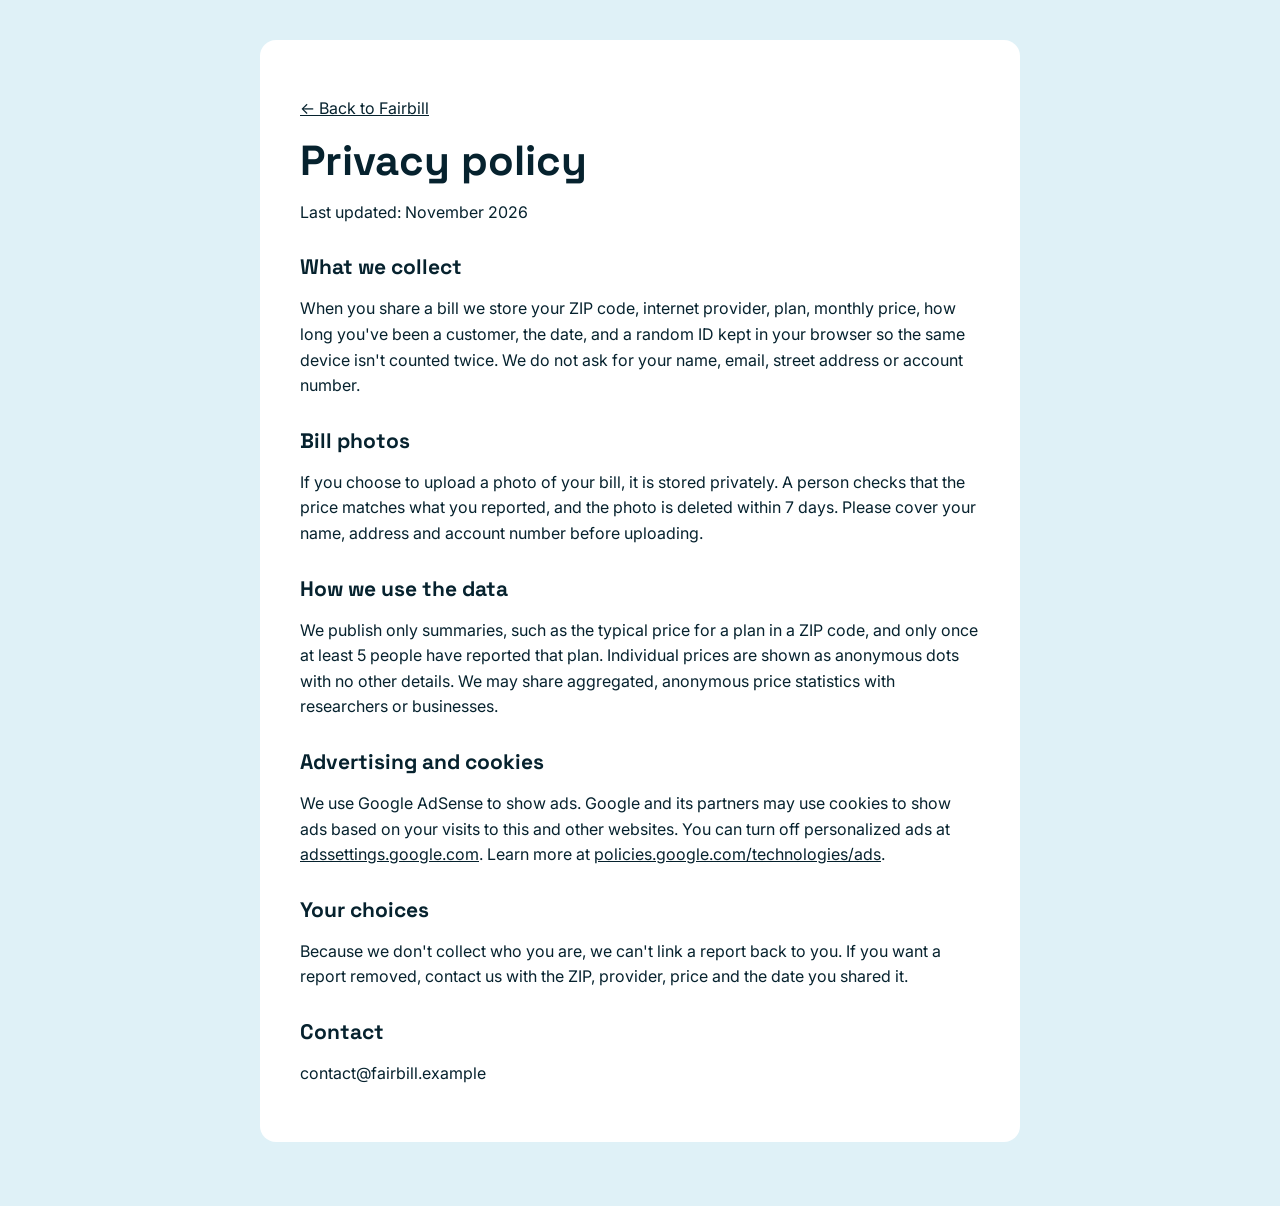
<file: public/privacy.html>
<!DOCTYPE html>
<html lang="en">
<head>
<meta charset="utf-8">
<meta name="viewport" content="width=device-width, initial-scale=1">
<title>Fairbill privacy policy</title>
<link rel="canonical" href="https://hugomunozp.github.io/fairbill/privacy.html">
<link rel="icon" href="favicon.svg" type="image/svg+xml">
<link href="https://fonts.googleapis.com/css2?family=Space+Grotesk:wght@700&family=Inter:wght@400;600&display=swap" rel="stylesheet">
<style>
:root{color-scheme:light dark;--bg:light-dark(#dff1f7,#06222e);--ink:light-dark(#06222e,#dff1f7);--card:light-dark(#fff,#0b3445)}
body{margin:0;background:var(--bg);color:var(--ink);font:16px/1.6 Inter,system-ui,sans-serif}
main{max-width:760px;margin:0 auto;padding:40px 16px 64px}
.card{background:var(--card);border-radius:16px;padding:clamp(20px,4vw,40px)}
h1{font:700 clamp(30px,5vw,42px)/1.1 "Space Grotesk",sans-serif;margin:0 0 8px}
h2{font:700 21px "Space Grotesk",sans-serif;margin:28px 0 6px}
a{color:inherit}
</style>
</head>
<body>
<main><div class="card">
<p><a href="index.html">← Back to Fairbill</a></p>
<h1>Privacy policy</h1>
<p>Last updated: November 2026</p>

<h2>What we collect</h2>
<p>When you share a bill we store your ZIP code, internet provider, plan, monthly price, how long you've been a customer, the date, and a random ID kept in your browser so the same device isn't counted twice. We do not ask for your name, email, street address or account number.</p>

<h2>Bill photos</h2>
<p>If you choose to upload a photo of your bill, it is stored privately. A person checks that the price matches what you reported, and the photo is deleted within 7 days. Please cover your name, address and account number before uploading.</p>

<h2>How we use the data</h2>
<p>We publish only summaries, such as the typical price for a plan in a ZIP code, and only once at least 5 people have reported that plan. Individual prices are shown as anonymous dots with no other details. We may share aggregated, anonymous price statistics with researchers or businesses.</p>

<h2>Advertising and cookies</h2>
<p>We use Google AdSense to show ads. Google and its partners may use cookies to show ads based on your visits to this and other websites. You can turn off personalized ads at <a href="https://adssettings.google.com">adssettings.google.com</a>. Learn more at <a href="https://policies.google.com/technologies/ads">policies.google.com/technologies/ads</a>.</p>

<h2>Your choices</h2>
<p>Because we don't collect who you are, we can't link a report back to you. If you want a report removed, contact us with the ZIP, provider, price and the date you shared it.</p>

<h2>Contact</h2>
<p>contact@fairbill.example</p>
</div></main>
</body>
</html>
</file>
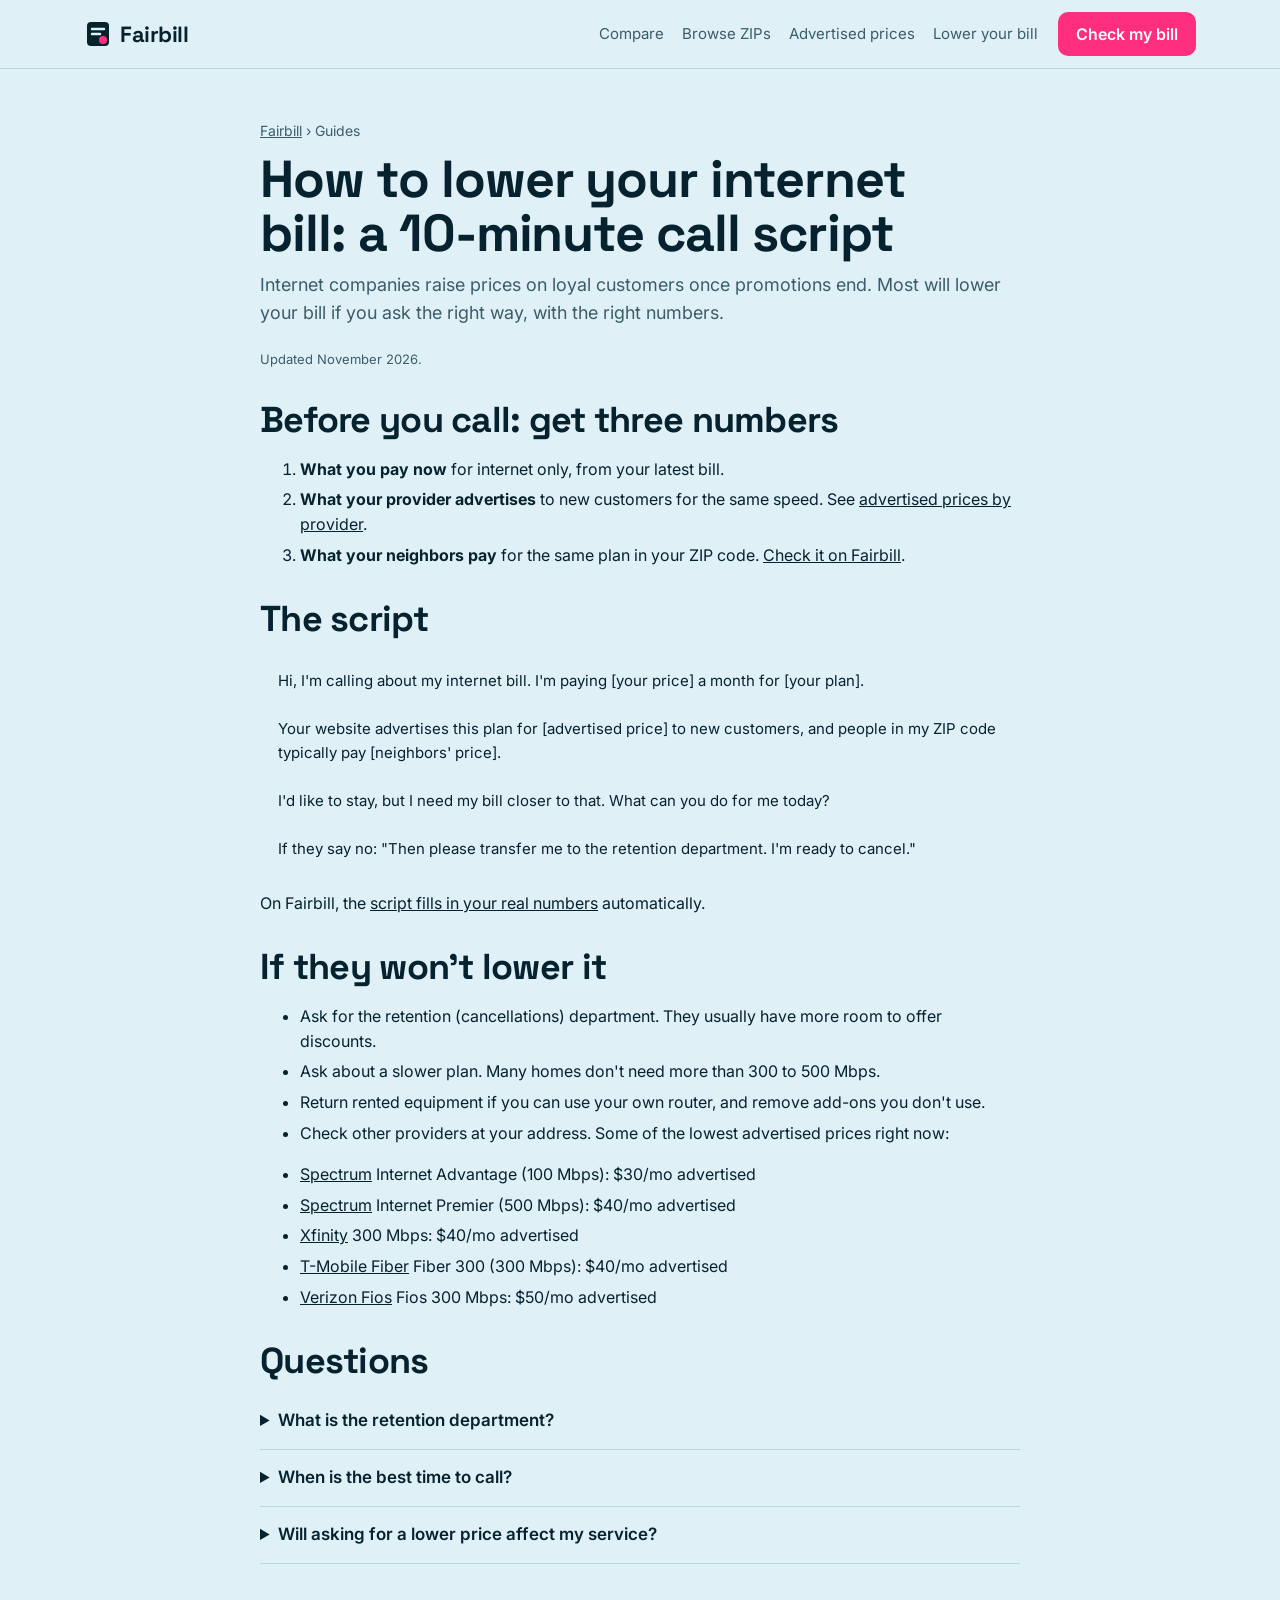
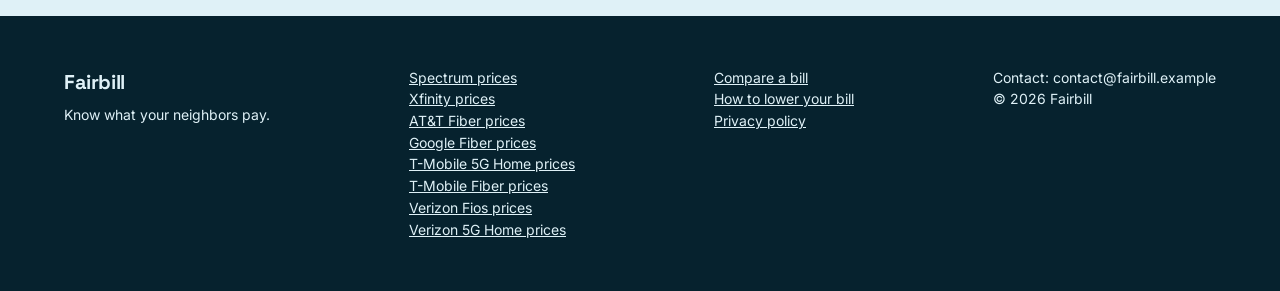
<file: public/guides/lower-your-internet-bill.html>
<!DOCTYPE html>
<html lang="en">
<head>
<meta charset="utf-8">
<meta name="viewport" content="width=device-width, initial-scale=1">
<title>How to lower your internet bill in 2026: a 10-minute call script</title>
<meta name="description" content="A step-by-step script to lower your home internet bill: what to check first, what to say, when to ask for the retention department and when to switch.">
<link rel="canonical" href="https://hugomunozp.github.io/fairbill/guides/lower-your-internet-bill.html">
<meta property="og:type" content="article">
<meta property="og:url" content="https://hugomunozp.github.io/fairbill/guides/lower-your-internet-bill.html">
<meta property="og:title" content="How to lower your internet bill in 2026: a 10-minute call script">
<meta property="og:description" content="A step-by-step script to lower your home internet bill: what to check first, what to say, when to ask for the retention department and when to switch.">
<meta property="og:image" content="https://hugomunozp.github.io/fairbill/og.png">
<meta name="twitter:card" content="summary_large_image">
<link rel="icon" href="../favicon.svg" type="image/svg+xml">
<link rel="preconnect" href="https://fonts.googleapis.com">
<link href="https://fonts.googleapis.com/css2?family=Space+Grotesk:wght@500;700&family=Inter:wght@400;500;600&display=swap" rel="stylesheet">
<link rel="stylesheet" href="../style.css">
<script type="application/ld+json">{"@context": "https://schema.org", "@graph": [{"@type": "Organization", "@id": "https://hugomunozp.github.io/fairbill/#org", "name": "Fairbill", "url": "https://hugomunozp.github.io/fairbill/", "logo": "https://hugomunozp.github.io/fairbill/favicon.svg", "email": "contact@fairbill.example"}, {"@type": "Article", "headline": "How to lower your internet bill in 2026: a 10-minute call script", "description": "A step-by-step script to lower your home internet bill: what to check first, what to say, when to ask for the retention department and when to switch.", "dateModified": "2026-11-19", "author": {"@id": "https://hugomunozp.github.io/fairbill/#org"}, "publisher": {"@id": "https://hugomunozp.github.io/fairbill/#org"}, "mainEntityOfPage": "https://hugomunozp.github.io/fairbill/guides/lower-your-internet-bill.html"}, {"@type": "FAQPage", "mainEntity": [{"@type": "Question", "name": "What is the retention department?", "acceptedAnswer": {"@type": "Answer", "text": "It's the team that handles customers who want to cancel. They usually have more discounts available than the first agent you reach."}}, {"@type": "Question", "name": "When is the best time to call?", "acceptedAnswer": {"@type": "Answer", "text": "A few weeks before your promotional price ends, or right after a price increase shows up on your bill."}}, {"@type": "Question", "name": "Will asking for a lower price affect my service?", "acceptedAnswer": {"@type": "Answer", "text": "No. Asking about prices and discounts doesn't change your service unless you agree to a new plan."}}]}]}</script>
</head>
<body>
<nav><div class="wrap">
  <a class="logo" href="../index.html"><svg width="28" height="28" viewBox="0 0 28 28" aria-hidden="true"><rect x="3" y="2" width="22" height="24" rx="4" fill="currentColor"/><path d="M8 9h12M8 14h8" stroke="var(--bg)" stroke-width="2.4" stroke-linecap="round"/><circle cx="19" cy="20" r="4" fill="#ff2e7e"/></svg>Fairbill</a>
  <div class="links"><a href="../index.html#compare">Compare</a><a href="../index.html#browse">Browse ZIPs</a><a href="../index.html#prices">Advertised prices</a><a href="../guides/lower-your-internet-bill.html">Lower your bill</a></div>
  <a class="btn pink" href="../index.html#compare">Check my bill</a>
</div></nav>
<main class="band"><div class="wrap prose">
  <p class="crumbs"><a href="../index.html">Fairbill</a> › Guides</p>
  <h1>How to lower your internet bill: a 10-minute call script</h1>
  <p class="lede">Internet companies raise prices on loyal customers once promotions end. Most will lower your bill if you ask the right way, with the right numbers.</p>
  <p class="updated">Updated November 2026.</p>
  <h2>Before you call: get three numbers</h2>
  <ol>
    <li><b>What you pay now</b> for internet only, from your latest bill.</li>
    <li><b>What your provider advertises</b> to new customers for the same speed. See <a href="../index.html#prices">advertised prices by provider</a>.</li>
    <li><b>What your neighbors pay</b> for the same plan in your ZIP code. <a href="../index.html#compare">Check it on Fairbill</a>.</li>
  </ol>
  <h2>The script</h2>
  <pre>Hi, I'm calling about my internet bill. I'm paying [your price] a month for [your plan].

Your website advertises this plan for [advertised price] to new customers, and people in my ZIP code typically pay [neighbors' price].

I'd like to stay, but I need my bill closer to that. What can you do for me today?

If they say no: "Then please transfer me to the retention department. I'm ready to cancel."</pre>
  <p>On Fairbill, the <a href="../index.html#script">script fills in your real numbers</a> automatically.</p>
  <h2>If they won't lower it</h2>
  <ul>
    <li>Ask for the retention (cancellations) department. They usually have more room to offer discounts.</li>
    <li>Ask about a slower plan. Many homes don't need more than 300 to 500 Mbps.</li>
    <li>Return rented equipment if you can use your own router, and remove add-ons you don't use.</li>
    <li>Check other providers at your address. Some of the lowest advertised prices right now:</li>
  </ul>
  <ul><li><a href="../providers/spectrum.html">Spectrum</a> Internet Advantage (100 Mbps): $30/mo advertised</li><li><a href="../providers/spectrum.html">Spectrum</a> Internet Premier (500 Mbps): $40/mo advertised</li><li><a href="../providers/xfinity.html">Xfinity</a> 300 Mbps: $40/mo advertised</li><li><a href="../providers/t-mobile-fiber.html">T-Mobile Fiber</a> Fiber 300 (300 Mbps): $40/mo advertised</li><li><a href="../providers/verizon-fios.html">Verizon Fios</a> Fios 300 Mbps: $50/mo advertised</li></ul>
  <h2>Questions</h2>
  <details><summary>What is the retention department?</summary><p>It&#x27;s the team that handles customers who want to cancel. They usually have more discounts available than the first agent you reach.</p></details><details><summary>When is the best time to call?</summary><p>A few weeks before your promotional price ends, or right after a price increase shows up on your bill.</p></details><details><summary>Will asking for a lower price affect my service?</summary><p>No. Asking about prices and discounts doesn&#x27;t change your service unless you agree to a new plan.</p></details>
</div></main>
<footer class="band"><div class="wrap">
  <div><b class="logo" style="font-size:20px">Fairbill</b><p style="margin-top:6px">Know what your neighbors pay.</p></div>
  <div><a href="../providers/spectrum.html">Spectrum prices</a><br><a href="../providers/xfinity.html">Xfinity prices</a><br><a href="../providers/att-fiber.html">AT&amp;T Fiber prices</a><br><a href="../providers/google-fiber.html">Google Fiber prices</a><br><a href="../providers/t-mobile-5g-home.html">T-Mobile 5G Home prices</a><br><a href="../providers/t-mobile-fiber.html">T-Mobile Fiber prices</a><br><a href="../providers/verizon-fios.html">Verizon Fios prices</a><br><a href="../providers/verizon-5g-home.html">Verizon 5G Home prices</a></div>
  <div><a href="../index.html#compare">Compare a bill</a><br><a href="../guides/lower-your-internet-bill.html">How to lower your bill</a><br><a href="../privacy.html">Privacy policy</a></div>
  <div>Contact: contact@fairbill.example<br>© 2026 Fairbill</div>
</div></footer>
</body>
</html>
</file>
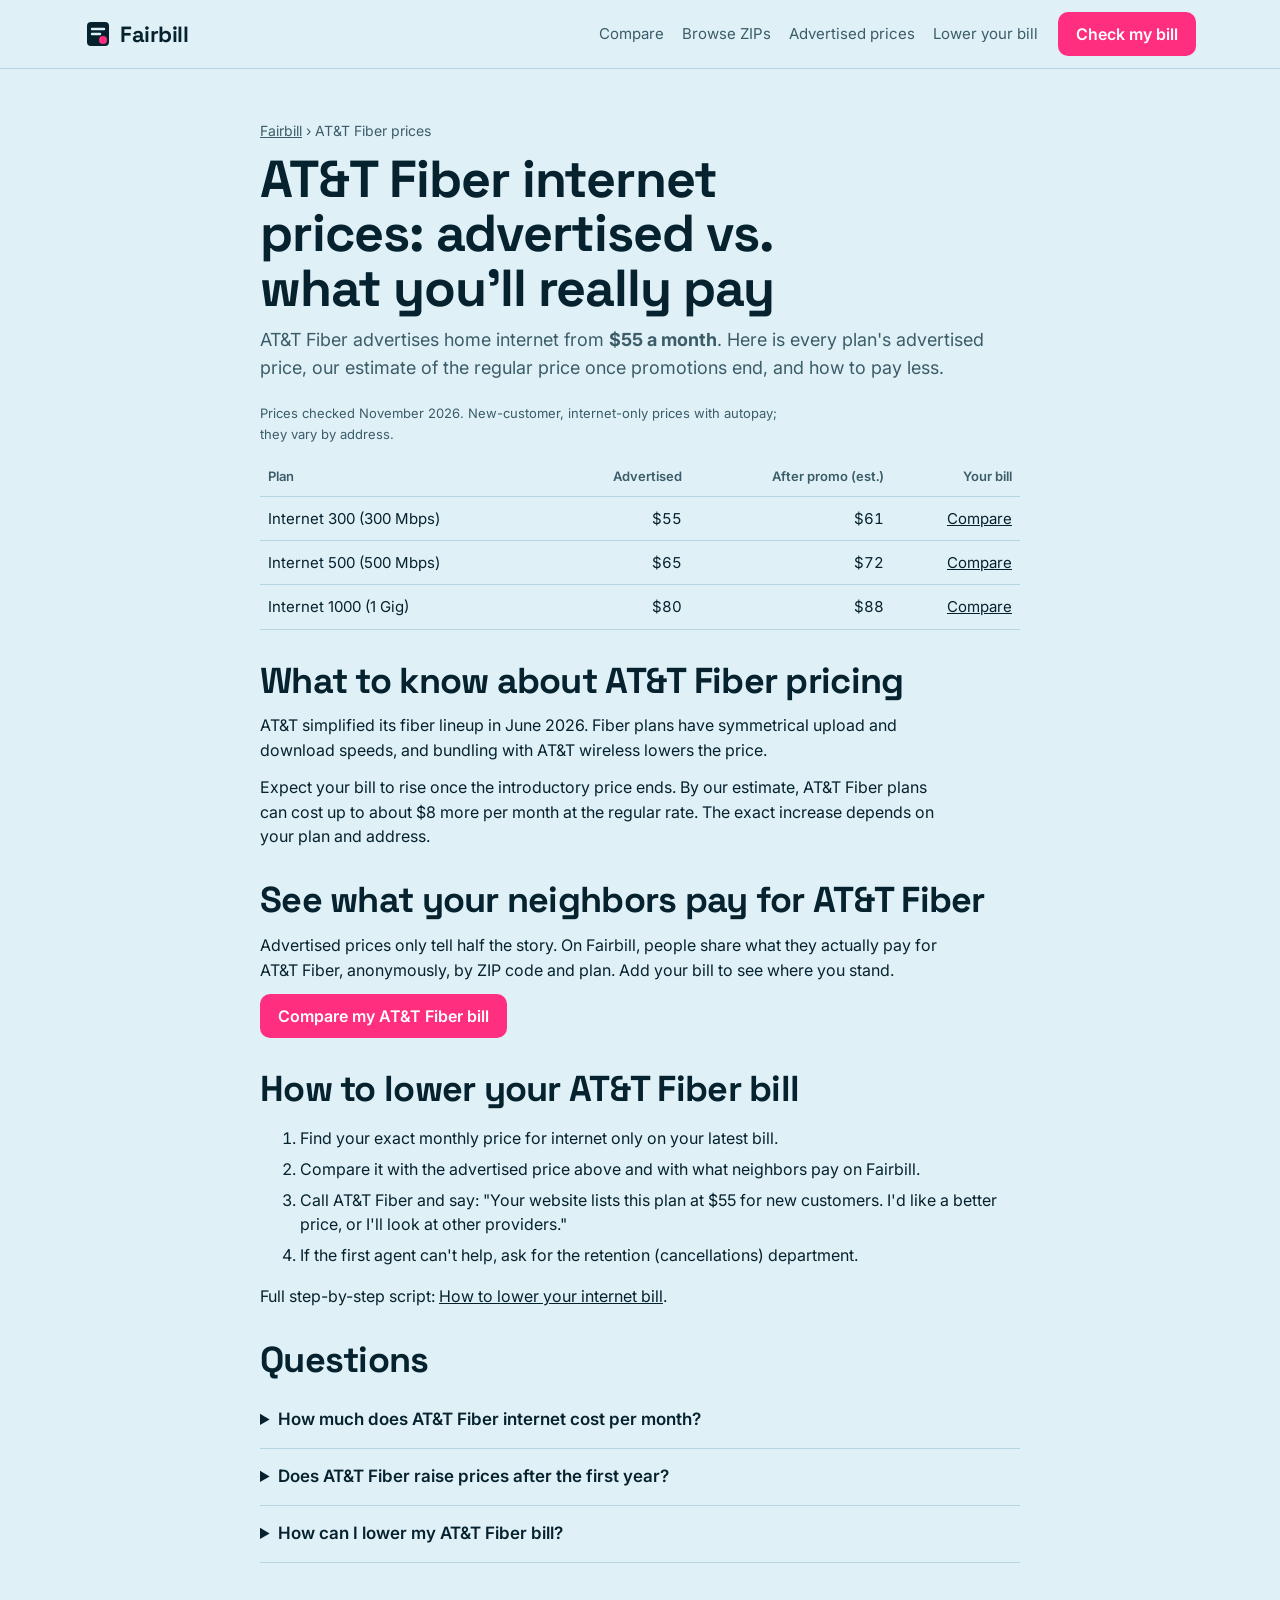
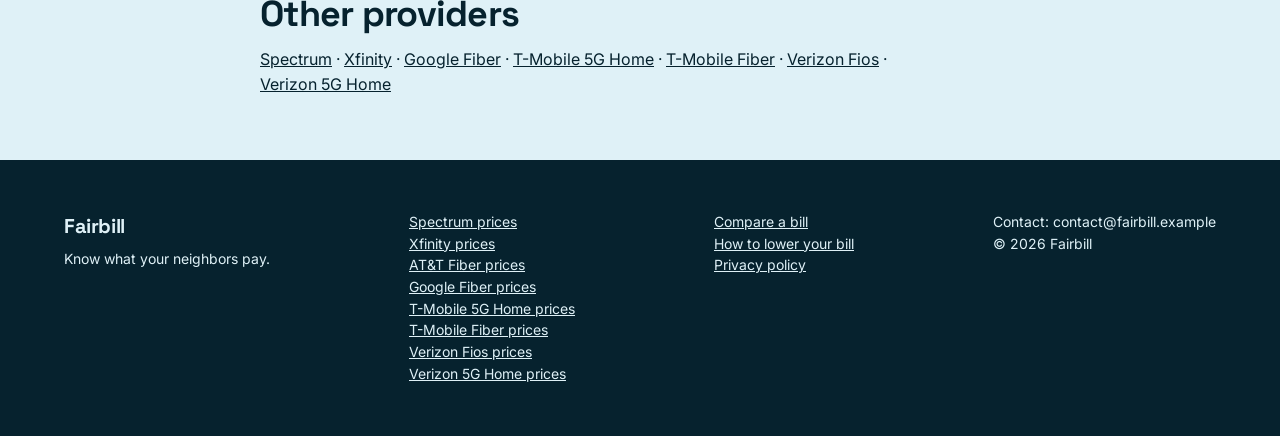
<file: public/providers/att-fiber.html>
<!DOCTYPE html>
<html lang="en">
<head>
<meta charset="utf-8">
<meta name="viewport" content="width=device-width, initial-scale=1">
<title>AT&amp;T Fiber internet prices in 2026: advertised vs. what you&#x27;ll pay</title>
<meta name="description" content="AT&amp;T Fiber advertises home internet from $55/month. See every plan&#x27;s advertised price, the estimated price after the promo ends, and how to lower your AT&amp;T Fiber bill.">
<link rel="canonical" href="https://hugomunozp.github.io/fairbill/providers/att-fiber.html">
<meta property="og:type" content="article">
<meta property="og:url" content="https://hugomunozp.github.io/fairbill/providers/att-fiber.html">
<meta property="og:title" content="AT&amp;T Fiber internet prices in 2026: advertised vs. what you&#x27;ll pay">
<meta property="og:description" content="AT&amp;T Fiber advertises home internet from $55/month. See every plan&#x27;s advertised price, the estimated price after the promo ends, and how to lower your AT&amp;T Fiber bill.">
<meta property="og:image" content="https://hugomunozp.github.io/fairbill/og.png">
<meta name="twitter:card" content="summary_large_image">
<link rel="icon" href="../favicon.svg" type="image/svg+xml">
<link rel="preconnect" href="https://fonts.googleapis.com">
<link href="https://fonts.googleapis.com/css2?family=Space+Grotesk:wght@500;700&family=Inter:wght@400;500;600&display=swap" rel="stylesheet">
<link rel="stylesheet" href="../style.css">
<script type="application/ld+json">{"@context": "https://schema.org", "@graph": [{"@type": "Organization", "@id": "https://hugomunozp.github.io/fairbill/#org", "name": "Fairbill", "url": "https://hugomunozp.github.io/fairbill/", "logo": "https://hugomunozp.github.io/fairbill/favicon.svg", "email": "contact@fairbill.example"}, {"@type": "Article", "headline": "AT&T Fiber internet prices in 2026: advertised vs. what you'll pay", "description": "AT&T Fiber advertises home internet from $55/month. See every plan's advertised price, the estimated price after the promo ends, and how to lower your AT&T Fiber bill.", "dateModified": "2026-11-19", "author": {"@id": "https://hugomunozp.github.io/fairbill/#org"}, "publisher": {"@id": "https://hugomunozp.github.io/fairbill/#org"}, "mainEntityOfPage": "https://hugomunozp.github.io/fairbill/providers/att-fiber.html"}, {"@type": "BreadcrumbList", "itemListElement": [{"@type": "ListItem", "position": 1, "name": "Fairbill", "item": "https://hugomunozp.github.io/fairbill/"}, {"@type": "ListItem", "position": 2, "name": "AT&T Fiber prices", "item": "https://hugomunozp.github.io/fairbill/providers/att-fiber.html"}]}, {"@type": "FAQPage", "mainEntity": [{"@type": "Question", "name": "How much does AT&T Fiber internet cost per month?", "acceptedAnswer": {"@type": "Answer", "text": "As of November 2026, AT&T Fiber advertises plans from $55 a month (Internet 300 (300 Mbps)) for new customers, internet only, with autopay. Prices vary by address."}}, {"@type": "Question", "name": "Does AT&T Fiber raise prices after the first year?", "acceptedAnswer": {"@type": "Answer", "text": "Expect your bill to rise once the introductory price ends. By our estimate, AT&T Fiber plans can cost up to about $8 more per month at the regular rate. The exact increase depends on your plan and address."}}, {"@type": "Question", "name": "How can I lower my AT&T Fiber bill?", "acceptedAnswer": {"@type": "Answer", "text": "Compare your price with what neighbors pay for the same plan on Fairbill, then call AT&T Fiber, mention the advertised new-customer price and ask for the retention department if the first agent can't help."}}]}]}</script>
</head>
<body>
<nav><div class="wrap">
  <a class="logo" href="../index.html"><svg width="28" height="28" viewBox="0 0 28 28" aria-hidden="true"><rect x="3" y="2" width="22" height="24" rx="4" fill="currentColor"/><path d="M8 9h12M8 14h8" stroke="var(--bg)" stroke-width="2.4" stroke-linecap="round"/><circle cx="19" cy="20" r="4" fill="#ff2e7e"/></svg>Fairbill</a>
  <div class="links"><a href="../index.html#compare">Compare</a><a href="../index.html#browse">Browse ZIPs</a><a href="../index.html#prices">Advertised prices</a><a href="../guides/lower-your-internet-bill.html">Lower your bill</a></div>
  <a class="btn pink" href="../index.html#compare">Check my bill</a>
</div></nav>
<main class="band"><div class="wrap prose">
  <p class="crumbs"><a href="../index.html">Fairbill</a> › AT&amp;T Fiber prices</p>
  <h1>AT&amp;T Fiber internet prices: advertised vs. what you'll really pay</h1>
  <p class="lede">AT&amp;T Fiber advertises home internet from <b>$55 a month</b>. Here is every plan's advertised price, our estimate of the regular price once promotions end, and how to pay less.</p>
  <p class="updated">Prices checked November 2026. New-customer, internet-only prices with autopay; they vary by address.</p>
  <div class="scroll"><table><thead><tr><th>Plan</th><th class="n">Advertised</th><th class="n">After promo (est.)</th><th class="n">Your bill</th></tr></thead><tbody><tr><td>Internet 300 (300 Mbps)</td><td class="n">$55</td><td class="n">$61</td><td class="n"><a href="../index.html?provider=AT&amp;T Fiber&amp;speed=300#compare">Compare</a></td></tr><tr><td>Internet 500 (500 Mbps)</td><td class="n">$65</td><td class="n">$72</td><td class="n"><a href="../index.html?provider=AT&amp;T Fiber&amp;speed=500#compare">Compare</a></td></tr><tr><td>Internet 1000 (1 Gig)</td><td class="n">$80</td><td class="n">$88</td><td class="n"><a href="../index.html?provider=AT&amp;T Fiber&amp;speed=1000#compare">Compare</a></td></tr></tbody></table></div>
  <h2>What to know about AT&amp;T Fiber pricing</h2>
  <p>AT&amp;T simplified its fiber lineup in June 2026. Fiber plans have symmetrical upload and download speeds, and bundling with AT&amp;T wireless lowers the price.</p>
  <p>Expect your bill to rise once the introductory price ends. By our estimate, AT&amp;T Fiber plans can cost up to about $8 more per month at the regular rate. The exact increase depends on your plan and address.</p>
  <h2>See what your neighbors pay for AT&amp;T Fiber</h2>
  <p>Advertised prices only tell half the story. On Fairbill, people share what they actually pay for AT&amp;T Fiber, anonymously, by ZIP code and plan. Add your bill to see where you stand.</p>
  <p><a class="btn pink" href="../index.html?provider=AT&amp;T Fiber#compare">Compare my AT&amp;T Fiber bill</a></p>
  <h2>How to lower your AT&amp;T Fiber bill</h2>
  <ol>
    <li>Find your exact monthly price for internet only on your latest bill.</li>
    <li>Compare it with the advertised price above and with what neighbors pay on Fairbill.</li>
    <li>Call AT&amp;T Fiber and say: "Your website lists this plan at $55 for new customers. I'd like a better price, or I'll look at other providers."</li>
    <li>If the first agent can't help, ask for the retention (cancellations) department.</li>
  </ol>
  <p>Full step-by-step script: <a href="../guides/lower-your-internet-bill.html">How to lower your internet bill</a>.</p>
  <h2>Questions</h2>
  <details><summary>How much does AT&amp;T Fiber internet cost per month?</summary><p>As of November 2026, AT&amp;T Fiber advertises plans from $55 a month (Internet 300 (300 Mbps)) for new customers, internet only, with autopay. Prices vary by address.</p></details><details><summary>Does AT&amp;T Fiber raise prices after the first year?</summary><p>Expect your bill to rise once the introductory price ends. By our estimate, AT&amp;T Fiber plans can cost up to about $8 more per month at the regular rate. The exact increase depends on your plan and address.</p></details><details><summary>How can I lower my AT&amp;T Fiber bill?</summary><p>Compare your price with what neighbors pay for the same plan on Fairbill, then call AT&amp;T Fiber, mention the advertised new-customer price and ask for the retention department if the first agent can&#x27;t help.</p></details>
  <h2>Other providers</h2>
  <p><a href="spectrum.html">Spectrum</a> · <a href="xfinity.html">Xfinity</a> · <a href="google-fiber.html">Google Fiber</a> · <a href="t-mobile-5g-home.html">T-Mobile 5G Home</a> · <a href="t-mobile-fiber.html">T-Mobile Fiber</a> · <a href="verizon-fios.html">Verizon Fios</a> · <a href="verizon-5g-home.html">Verizon 5G Home</a></p>
</div></main>
<footer class="band"><div class="wrap">
  <div><b class="logo" style="font-size:20px">Fairbill</b><p style="margin-top:6px">Know what your neighbors pay.</p></div>
  <div><a href="../providers/spectrum.html">Spectrum prices</a><br><a href="../providers/xfinity.html">Xfinity prices</a><br><a href="../providers/att-fiber.html">AT&amp;T Fiber prices</a><br><a href="../providers/google-fiber.html">Google Fiber prices</a><br><a href="../providers/t-mobile-5g-home.html">T-Mobile 5G Home prices</a><br><a href="../providers/t-mobile-fiber.html">T-Mobile Fiber prices</a><br><a href="../providers/verizon-fios.html">Verizon Fios prices</a><br><a href="../providers/verizon-5g-home.html">Verizon 5G Home prices</a></div>
  <div><a href="../index.html#compare">Compare a bill</a><br><a href="../guides/lower-your-internet-bill.html">How to lower your bill</a><br><a href="../privacy.html">Privacy policy</a></div>
  <div>Contact: contact@fairbill.example<br>© 2026 Fairbill</div>
</div></footer>
</body>
</html>
</file>
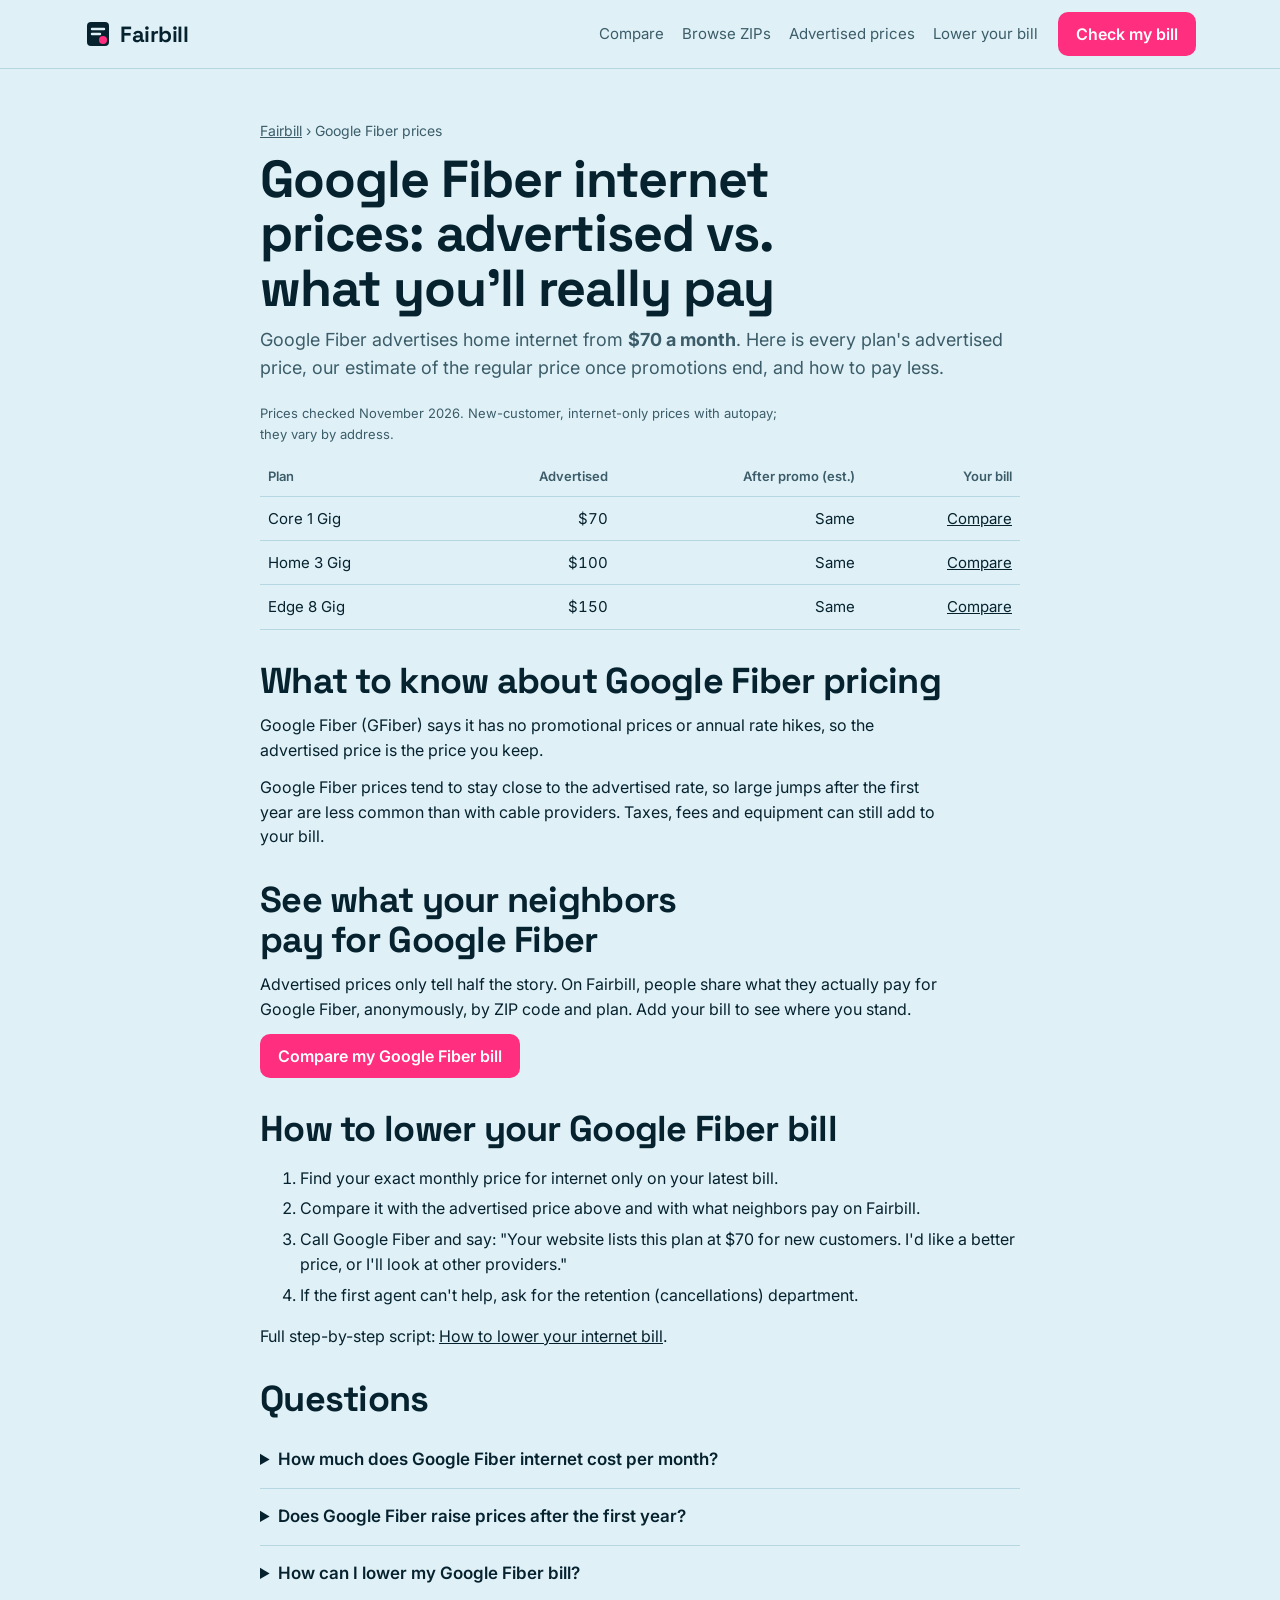
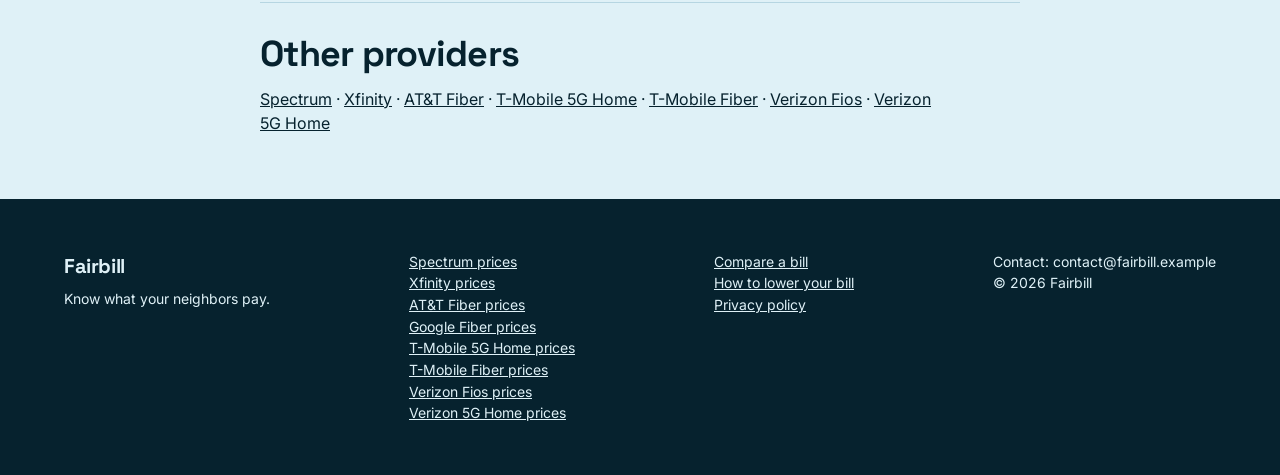
<file: public/providers/google-fiber.html>
<!DOCTYPE html>
<html lang="en">
<head>
<meta charset="utf-8">
<meta name="viewport" content="width=device-width, initial-scale=1">
<title>Google Fiber internet prices in 2026: advertised vs. what you&#x27;ll pay</title>
<meta name="description" content="Google Fiber advertises home internet from $70/month. See every plan&#x27;s advertised price, the estimated price after the promo ends, and how to lower your Google Fiber bill.">
<link rel="canonical" href="https://hugomunozp.github.io/fairbill/providers/google-fiber.html">
<meta property="og:type" content="article">
<meta property="og:url" content="https://hugomunozp.github.io/fairbill/providers/google-fiber.html">
<meta property="og:title" content="Google Fiber internet prices in 2026: advertised vs. what you&#x27;ll pay">
<meta property="og:description" content="Google Fiber advertises home internet from $70/month. See every plan&#x27;s advertised price, the estimated price after the promo ends, and how to lower your Google Fiber bill.">
<meta property="og:image" content="https://hugomunozp.github.io/fairbill/og.png">
<meta name="twitter:card" content="summary_large_image">
<link rel="icon" href="../favicon.svg" type="image/svg+xml">
<link rel="preconnect" href="https://fonts.googleapis.com">
<link href="https://fonts.googleapis.com/css2?family=Space+Grotesk:wght@500;700&family=Inter:wght@400;500;600&display=swap" rel="stylesheet">
<link rel="stylesheet" href="../style.css">
<script type="application/ld+json">{"@context": "https://schema.org", "@graph": [{"@type": "Organization", "@id": "https://hugomunozp.github.io/fairbill/#org", "name": "Fairbill", "url": "https://hugomunozp.github.io/fairbill/", "logo": "https://hugomunozp.github.io/fairbill/favicon.svg", "email": "contact@fairbill.example"}, {"@type": "Article", "headline": "Google Fiber internet prices in 2026: advertised vs. what you'll pay", "description": "Google Fiber advertises home internet from $70/month. See every plan's advertised price, the estimated price after the promo ends, and how to lower your Google Fiber bill.", "dateModified": "2026-11-19", "author": {"@id": "https://hugomunozp.github.io/fairbill/#org"}, "publisher": {"@id": "https://hugomunozp.github.io/fairbill/#org"}, "mainEntityOfPage": "https://hugomunozp.github.io/fairbill/providers/google-fiber.html"}, {"@type": "BreadcrumbList", "itemListElement": [{"@type": "ListItem", "position": 1, "name": "Fairbill", "item": "https://hugomunozp.github.io/fairbill/"}, {"@type": "ListItem", "position": 2, "name": "Google Fiber prices", "item": "https://hugomunozp.github.io/fairbill/providers/google-fiber.html"}]}, {"@type": "FAQPage", "mainEntity": [{"@type": "Question", "name": "How much does Google Fiber internet cost per month?", "acceptedAnswer": {"@type": "Answer", "text": "As of November 2026, Google Fiber advertises plans from $70 a month (Core 1 Gig) for new customers, internet only, with autopay. Prices vary by address."}}, {"@type": "Question", "name": "Does Google Fiber raise prices after the first year?", "acceptedAnswer": {"@type": "Answer", "text": "Google Fiber prices tend to stay close to the advertised rate, so large jumps after the first year are less common than with cable providers. Taxes, fees and equipment can still add to your bill."}}, {"@type": "Question", "name": "How can I lower my Google Fiber bill?", "acceptedAnswer": {"@type": "Answer", "text": "Compare your price with what neighbors pay for the same plan on Fairbill, then call Google Fiber, mention the advertised new-customer price and ask for the retention department if the first agent can't help."}}]}]}</script>
</head>
<body>
<nav><div class="wrap">
  <a class="logo" href="../index.html"><svg width="28" height="28" viewBox="0 0 28 28" aria-hidden="true"><rect x="3" y="2" width="22" height="24" rx="4" fill="currentColor"/><path d="M8 9h12M8 14h8" stroke="var(--bg)" stroke-width="2.4" stroke-linecap="round"/><circle cx="19" cy="20" r="4" fill="#ff2e7e"/></svg>Fairbill</a>
  <div class="links"><a href="../index.html#compare">Compare</a><a href="../index.html#browse">Browse ZIPs</a><a href="../index.html#prices">Advertised prices</a><a href="../guides/lower-your-internet-bill.html">Lower your bill</a></div>
  <a class="btn pink" href="../index.html#compare">Check my bill</a>
</div></nav>
<main class="band"><div class="wrap prose">
  <p class="crumbs"><a href="../index.html">Fairbill</a> › Google Fiber prices</p>
  <h1>Google Fiber internet prices: advertised vs. what you'll really pay</h1>
  <p class="lede">Google Fiber advertises home internet from <b>$70 a month</b>. Here is every plan's advertised price, our estimate of the regular price once promotions end, and how to pay less.</p>
  <p class="updated">Prices checked November 2026. New-customer, internet-only prices with autopay; they vary by address.</p>
  <div class="scroll"><table><thead><tr><th>Plan</th><th class="n">Advertised</th><th class="n">After promo (est.)</th><th class="n">Your bill</th></tr></thead><tbody><tr><td>Core 1 Gig</td><td class="n">$70</td><td class="n">Same</td><td class="n"><a href="../index.html?provider=Google Fiber&amp;speed=1000#compare">Compare</a></td></tr><tr><td>Home 3 Gig</td><td class="n">$100</td><td class="n">Same</td><td class="n"><a href="../index.html?provider=Google Fiber&amp;speed=3000#compare">Compare</a></td></tr><tr><td>Edge 8 Gig</td><td class="n">$150</td><td class="n">Same</td><td class="n"><a href="../index.html?provider=Google Fiber&amp;speed=8000#compare">Compare</a></td></tr></tbody></table></div>
  <h2>What to know about Google Fiber pricing</h2>
  <p>Google Fiber (GFiber) says it has no promotional prices or annual rate hikes, so the advertised price is the price you keep.</p>
  <p>Google Fiber prices tend to stay close to the advertised rate, so large jumps after the first year are less common than with cable providers. Taxes, fees and equipment can still add to your bill.</p>
  <h2>See what your neighbors pay for Google Fiber</h2>
  <p>Advertised prices only tell half the story. On Fairbill, people share what they actually pay for Google Fiber, anonymously, by ZIP code and plan. Add your bill to see where you stand.</p>
  <p><a class="btn pink" href="../index.html?provider=Google Fiber#compare">Compare my Google Fiber bill</a></p>
  <h2>How to lower your Google Fiber bill</h2>
  <ol>
    <li>Find your exact monthly price for internet only on your latest bill.</li>
    <li>Compare it with the advertised price above and with what neighbors pay on Fairbill.</li>
    <li>Call Google Fiber and say: "Your website lists this plan at $70 for new customers. I'd like a better price, or I'll look at other providers."</li>
    <li>If the first agent can't help, ask for the retention (cancellations) department.</li>
  </ol>
  <p>Full step-by-step script: <a href="../guides/lower-your-internet-bill.html">How to lower your internet bill</a>.</p>
  <h2>Questions</h2>
  <details><summary>How much does Google Fiber internet cost per month?</summary><p>As of November 2026, Google Fiber advertises plans from $70 a month (Core 1 Gig) for new customers, internet only, with autopay. Prices vary by address.</p></details><details><summary>Does Google Fiber raise prices after the first year?</summary><p>Google Fiber prices tend to stay close to the advertised rate, so large jumps after the first year are less common than with cable providers. Taxes, fees and equipment can still add to your bill.</p></details><details><summary>How can I lower my Google Fiber bill?</summary><p>Compare your price with what neighbors pay for the same plan on Fairbill, then call Google Fiber, mention the advertised new-customer price and ask for the retention department if the first agent can&#x27;t help.</p></details>
  <h2>Other providers</h2>
  <p><a href="spectrum.html">Spectrum</a> · <a href="xfinity.html">Xfinity</a> · <a href="att-fiber.html">AT&amp;T Fiber</a> · <a href="t-mobile-5g-home.html">T-Mobile 5G Home</a> · <a href="t-mobile-fiber.html">T-Mobile Fiber</a> · <a href="verizon-fios.html">Verizon Fios</a> · <a href="verizon-5g-home.html">Verizon 5G Home</a></p>
</div></main>
<footer class="band"><div class="wrap">
  <div><b class="logo" style="font-size:20px">Fairbill</b><p style="margin-top:6px">Know what your neighbors pay.</p></div>
  <div><a href="../providers/spectrum.html">Spectrum prices</a><br><a href="../providers/xfinity.html">Xfinity prices</a><br><a href="../providers/att-fiber.html">AT&amp;T Fiber prices</a><br><a href="../providers/google-fiber.html">Google Fiber prices</a><br><a href="../providers/t-mobile-5g-home.html">T-Mobile 5G Home prices</a><br><a href="../providers/t-mobile-fiber.html">T-Mobile Fiber prices</a><br><a href="../providers/verizon-fios.html">Verizon Fios prices</a><br><a href="../providers/verizon-5g-home.html">Verizon 5G Home prices</a></div>
  <div><a href="../index.html#compare">Compare a bill</a><br><a href="../guides/lower-your-internet-bill.html">How to lower your bill</a><br><a href="../privacy.html">Privacy policy</a></div>
  <div>Contact: contact@fairbill.example<br>© 2026 Fairbill</div>
</div></footer>
</body>
</html>
</file>
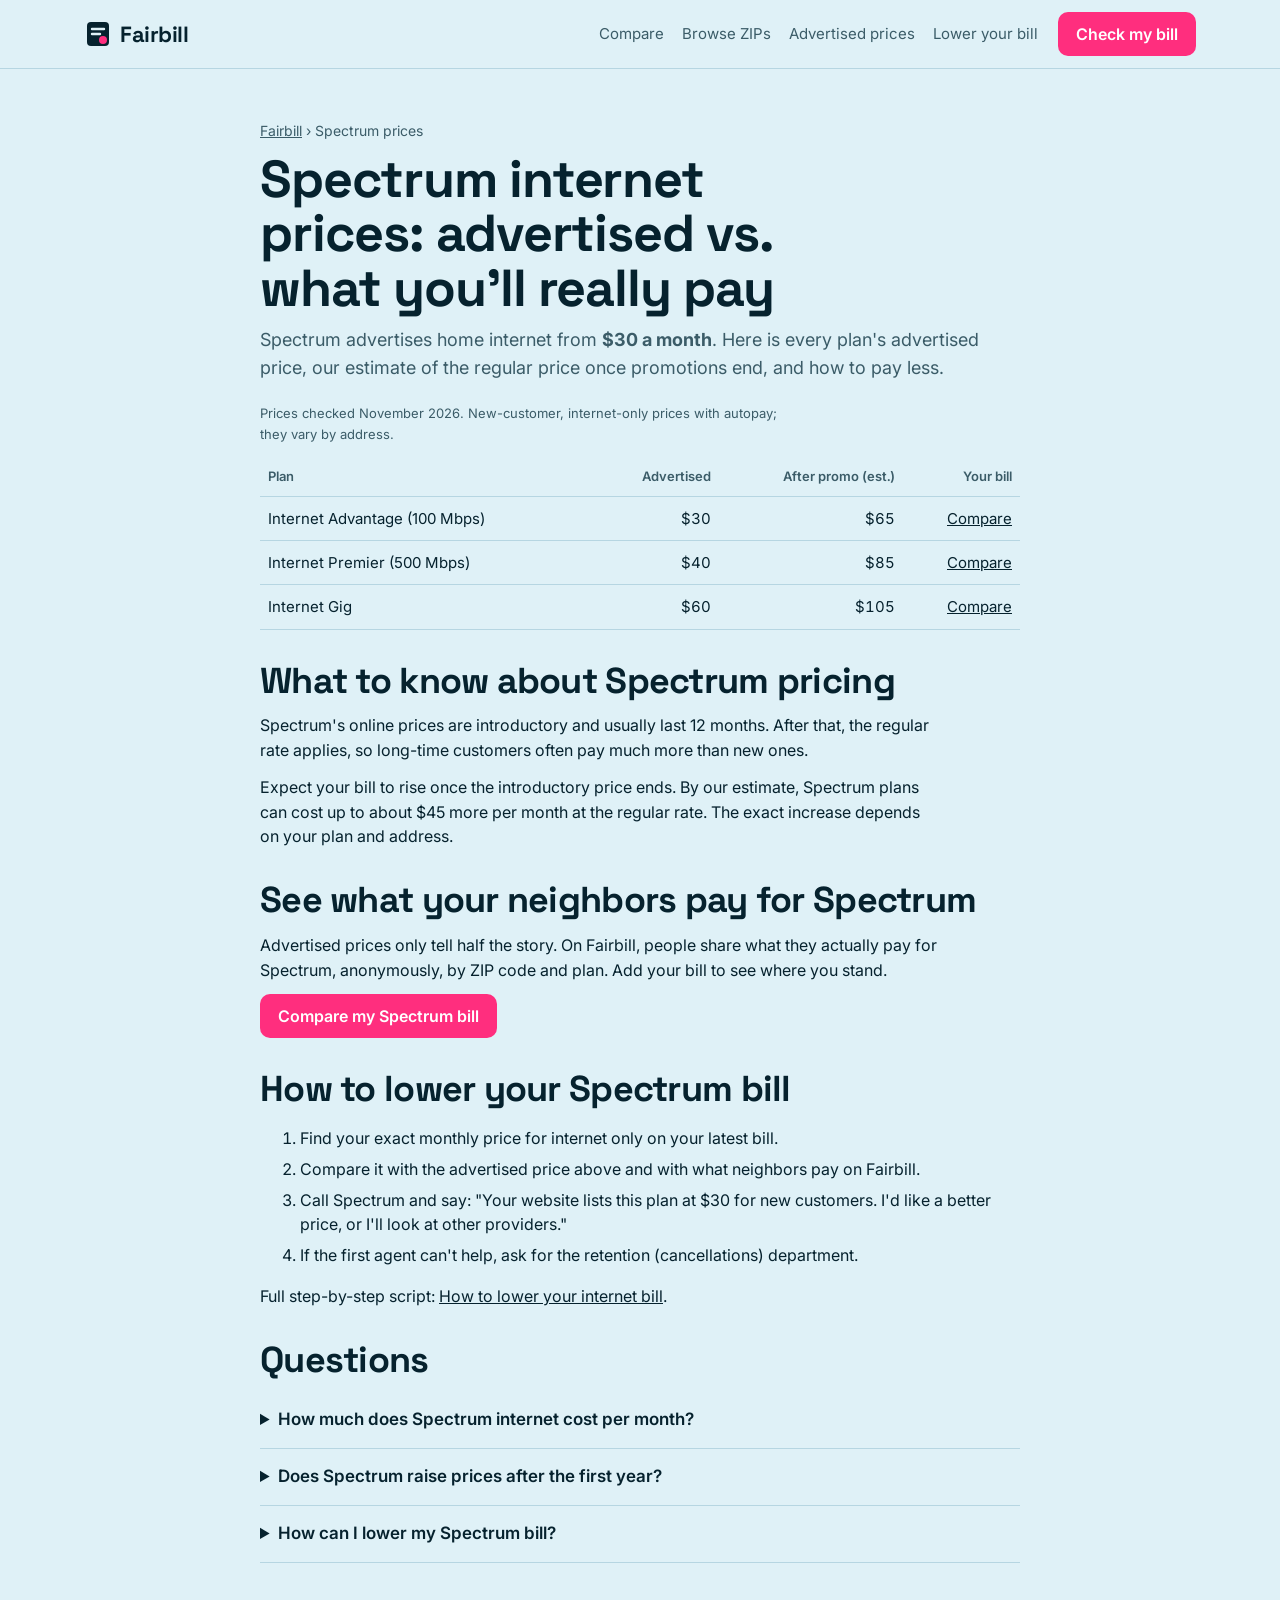
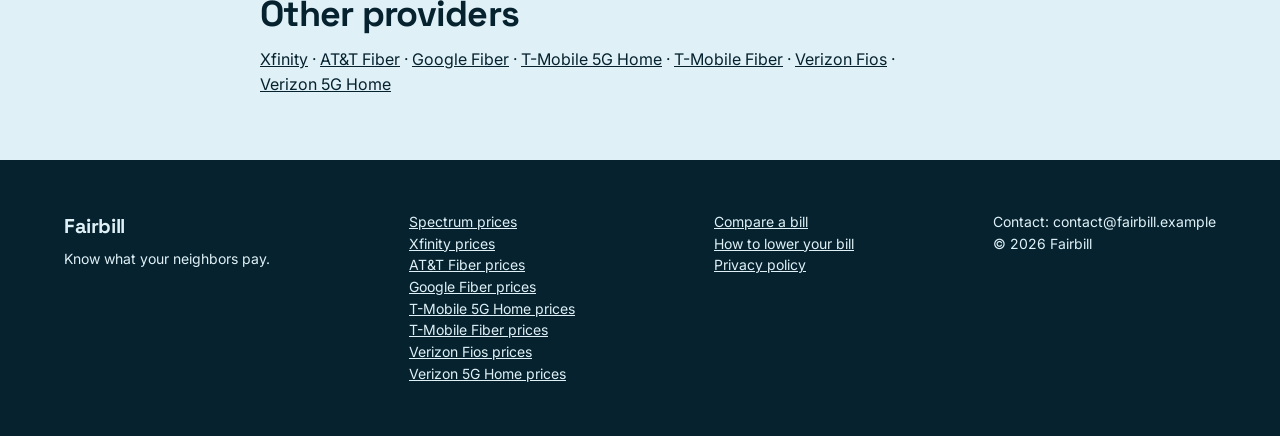
<file: public/providers/spectrum.html>
<!DOCTYPE html>
<html lang="en">
<head>
<meta charset="utf-8">
<meta name="viewport" content="width=device-width, initial-scale=1">
<title>Spectrum internet prices in 2026: advertised vs. what you&#x27;ll pay</title>
<meta name="description" content="Spectrum advertises home internet from $30/month. See every plan&#x27;s advertised price, the estimated price after the promo ends, and how to lower your Spectrum bill.">
<link rel="canonical" href="https://hugomunozp.github.io/fairbill/providers/spectrum.html">
<meta property="og:type" content="article">
<meta property="og:url" content="https://hugomunozp.github.io/fairbill/providers/spectrum.html">
<meta property="og:title" content="Spectrum internet prices in 2026: advertised vs. what you&#x27;ll pay">
<meta property="og:description" content="Spectrum advertises home internet from $30/month. See every plan&#x27;s advertised price, the estimated price after the promo ends, and how to lower your Spectrum bill.">
<meta property="og:image" content="https://hugomunozp.github.io/fairbill/og.png">
<meta name="twitter:card" content="summary_large_image">
<link rel="icon" href="../favicon.svg" type="image/svg+xml">
<link rel="preconnect" href="https://fonts.googleapis.com">
<link href="https://fonts.googleapis.com/css2?family=Space+Grotesk:wght@500;700&family=Inter:wght@400;500;600&display=swap" rel="stylesheet">
<link rel="stylesheet" href="../style.css">
<script type="application/ld+json">{"@context": "https://schema.org", "@graph": [{"@type": "Organization", "@id": "https://hugomunozp.github.io/fairbill/#org", "name": "Fairbill", "url": "https://hugomunozp.github.io/fairbill/", "logo": "https://hugomunozp.github.io/fairbill/favicon.svg", "email": "contact@fairbill.example"}, {"@type": "Article", "headline": "Spectrum internet prices in 2026: advertised vs. what you'll pay", "description": "Spectrum advertises home internet from $30/month. See every plan's advertised price, the estimated price after the promo ends, and how to lower your Spectrum bill.", "dateModified": "2026-11-19", "author": {"@id": "https://hugomunozp.github.io/fairbill/#org"}, "publisher": {"@id": "https://hugomunozp.github.io/fairbill/#org"}, "mainEntityOfPage": "https://hugomunozp.github.io/fairbill/providers/spectrum.html"}, {"@type": "BreadcrumbList", "itemListElement": [{"@type": "ListItem", "position": 1, "name": "Fairbill", "item": "https://hugomunozp.github.io/fairbill/"}, {"@type": "ListItem", "position": 2, "name": "Spectrum prices", "item": "https://hugomunozp.github.io/fairbill/providers/spectrum.html"}]}, {"@type": "FAQPage", "mainEntity": [{"@type": "Question", "name": "How much does Spectrum internet cost per month?", "acceptedAnswer": {"@type": "Answer", "text": "As of November 2026, Spectrum advertises plans from $30 a month (Internet Advantage (100 Mbps)) for new customers, internet only, with autopay. Prices vary by address."}}, {"@type": "Question", "name": "Does Spectrum raise prices after the first year?", "acceptedAnswer": {"@type": "Answer", "text": "Expect your bill to rise once the introductory price ends. By our estimate, Spectrum plans can cost up to about $45 more per month at the regular rate. The exact increase depends on your plan and address."}}, {"@type": "Question", "name": "How can I lower my Spectrum bill?", "acceptedAnswer": {"@type": "Answer", "text": "Compare your price with what neighbors pay for the same plan on Fairbill, then call Spectrum, mention the advertised new-customer price and ask for the retention department if the first agent can't help."}}]}]}</script>
</head>
<body>
<nav><div class="wrap">
  <a class="logo" href="../index.html"><svg width="28" height="28" viewBox="0 0 28 28" aria-hidden="true"><rect x="3" y="2" width="22" height="24" rx="4" fill="currentColor"/><path d="M8 9h12M8 14h8" stroke="var(--bg)" stroke-width="2.4" stroke-linecap="round"/><circle cx="19" cy="20" r="4" fill="#ff2e7e"/></svg>Fairbill</a>
  <div class="links"><a href="../index.html#compare">Compare</a><a href="../index.html#browse">Browse ZIPs</a><a href="../index.html#prices">Advertised prices</a><a href="../guides/lower-your-internet-bill.html">Lower your bill</a></div>
  <a class="btn pink" href="../index.html#compare">Check my bill</a>
</div></nav>
<main class="band"><div class="wrap prose">
  <p class="crumbs"><a href="../index.html">Fairbill</a> › Spectrum prices</p>
  <h1>Spectrum internet prices: advertised vs. what you'll really pay</h1>
  <p class="lede">Spectrum advertises home internet from <b>$30 a month</b>. Here is every plan's advertised price, our estimate of the regular price once promotions end, and how to pay less.</p>
  <p class="updated">Prices checked November 2026. New-customer, internet-only prices with autopay; they vary by address.</p>
  <div class="scroll"><table><thead><tr><th>Plan</th><th class="n">Advertised</th><th class="n">After promo (est.)</th><th class="n">Your bill</th></tr></thead><tbody><tr><td>Internet Advantage (100 Mbps)</td><td class="n">$30</td><td class="n">$65</td><td class="n"><a href="../index.html?provider=Spectrum&amp;speed=100#compare">Compare</a></td></tr><tr><td>Internet Premier (500 Mbps)</td><td class="n">$40</td><td class="n">$85</td><td class="n"><a href="../index.html?provider=Spectrum&amp;speed=500#compare">Compare</a></td></tr><tr><td>Internet Gig</td><td class="n">$60</td><td class="n">$105</td><td class="n"><a href="../index.html?provider=Spectrum&amp;speed=1000#compare">Compare</a></td></tr></tbody></table></div>
  <h2>What to know about Spectrum pricing</h2>
  <p>Spectrum&#x27;s online prices are introductory and usually last 12 months. After that, the regular rate applies, so long-time customers often pay much more than new ones.</p>
  <p>Expect your bill to rise once the introductory price ends. By our estimate, Spectrum plans can cost up to about $45 more per month at the regular rate. The exact increase depends on your plan and address.</p>
  <h2>See what your neighbors pay for Spectrum</h2>
  <p>Advertised prices only tell half the story. On Fairbill, people share what they actually pay for Spectrum, anonymously, by ZIP code and plan. Add your bill to see where you stand.</p>
  <p><a class="btn pink" href="../index.html?provider=Spectrum#compare">Compare my Spectrum bill</a></p>
  <h2>How to lower your Spectrum bill</h2>
  <ol>
    <li>Find your exact monthly price for internet only on your latest bill.</li>
    <li>Compare it with the advertised price above and with what neighbors pay on Fairbill.</li>
    <li>Call Spectrum and say: "Your website lists this plan at $30 for new customers. I'd like a better price, or I'll look at other providers."</li>
    <li>If the first agent can't help, ask for the retention (cancellations) department.</li>
  </ol>
  <p>Full step-by-step script: <a href="../guides/lower-your-internet-bill.html">How to lower your internet bill</a>.</p>
  <h2>Questions</h2>
  <details><summary>How much does Spectrum internet cost per month?</summary><p>As of November 2026, Spectrum advertises plans from $30 a month (Internet Advantage (100 Mbps)) for new customers, internet only, with autopay. Prices vary by address.</p></details><details><summary>Does Spectrum raise prices after the first year?</summary><p>Expect your bill to rise once the introductory price ends. By our estimate, Spectrum plans can cost up to about $45 more per month at the regular rate. The exact increase depends on your plan and address.</p></details><details><summary>How can I lower my Spectrum bill?</summary><p>Compare your price with what neighbors pay for the same plan on Fairbill, then call Spectrum, mention the advertised new-customer price and ask for the retention department if the first agent can&#x27;t help.</p></details>
  <h2>Other providers</h2>
  <p><a href="xfinity.html">Xfinity</a> · <a href="att-fiber.html">AT&amp;T Fiber</a> · <a href="google-fiber.html">Google Fiber</a> · <a href="t-mobile-5g-home.html">T-Mobile 5G Home</a> · <a href="t-mobile-fiber.html">T-Mobile Fiber</a> · <a href="verizon-fios.html">Verizon Fios</a> · <a href="verizon-5g-home.html">Verizon 5G Home</a></p>
</div></main>
<footer class="band"><div class="wrap">
  <div><b class="logo" style="font-size:20px">Fairbill</b><p style="margin-top:6px">Know what your neighbors pay.</p></div>
  <div><a href="../providers/spectrum.html">Spectrum prices</a><br><a href="../providers/xfinity.html">Xfinity prices</a><br><a href="../providers/att-fiber.html">AT&amp;T Fiber prices</a><br><a href="../providers/google-fiber.html">Google Fiber prices</a><br><a href="../providers/t-mobile-5g-home.html">T-Mobile 5G Home prices</a><br><a href="../providers/t-mobile-fiber.html">T-Mobile Fiber prices</a><br><a href="../providers/verizon-fios.html">Verizon Fios prices</a><br><a href="../providers/verizon-5g-home.html">Verizon 5G Home prices</a></div>
  <div><a href="../index.html#compare">Compare a bill</a><br><a href="../guides/lower-your-internet-bill.html">How to lower your bill</a><br><a href="../privacy.html">Privacy policy</a></div>
  <div>Contact: contact@fairbill.example<br>© 2026 Fairbill</div>
</div></footer>
</body>
</html>
</file>
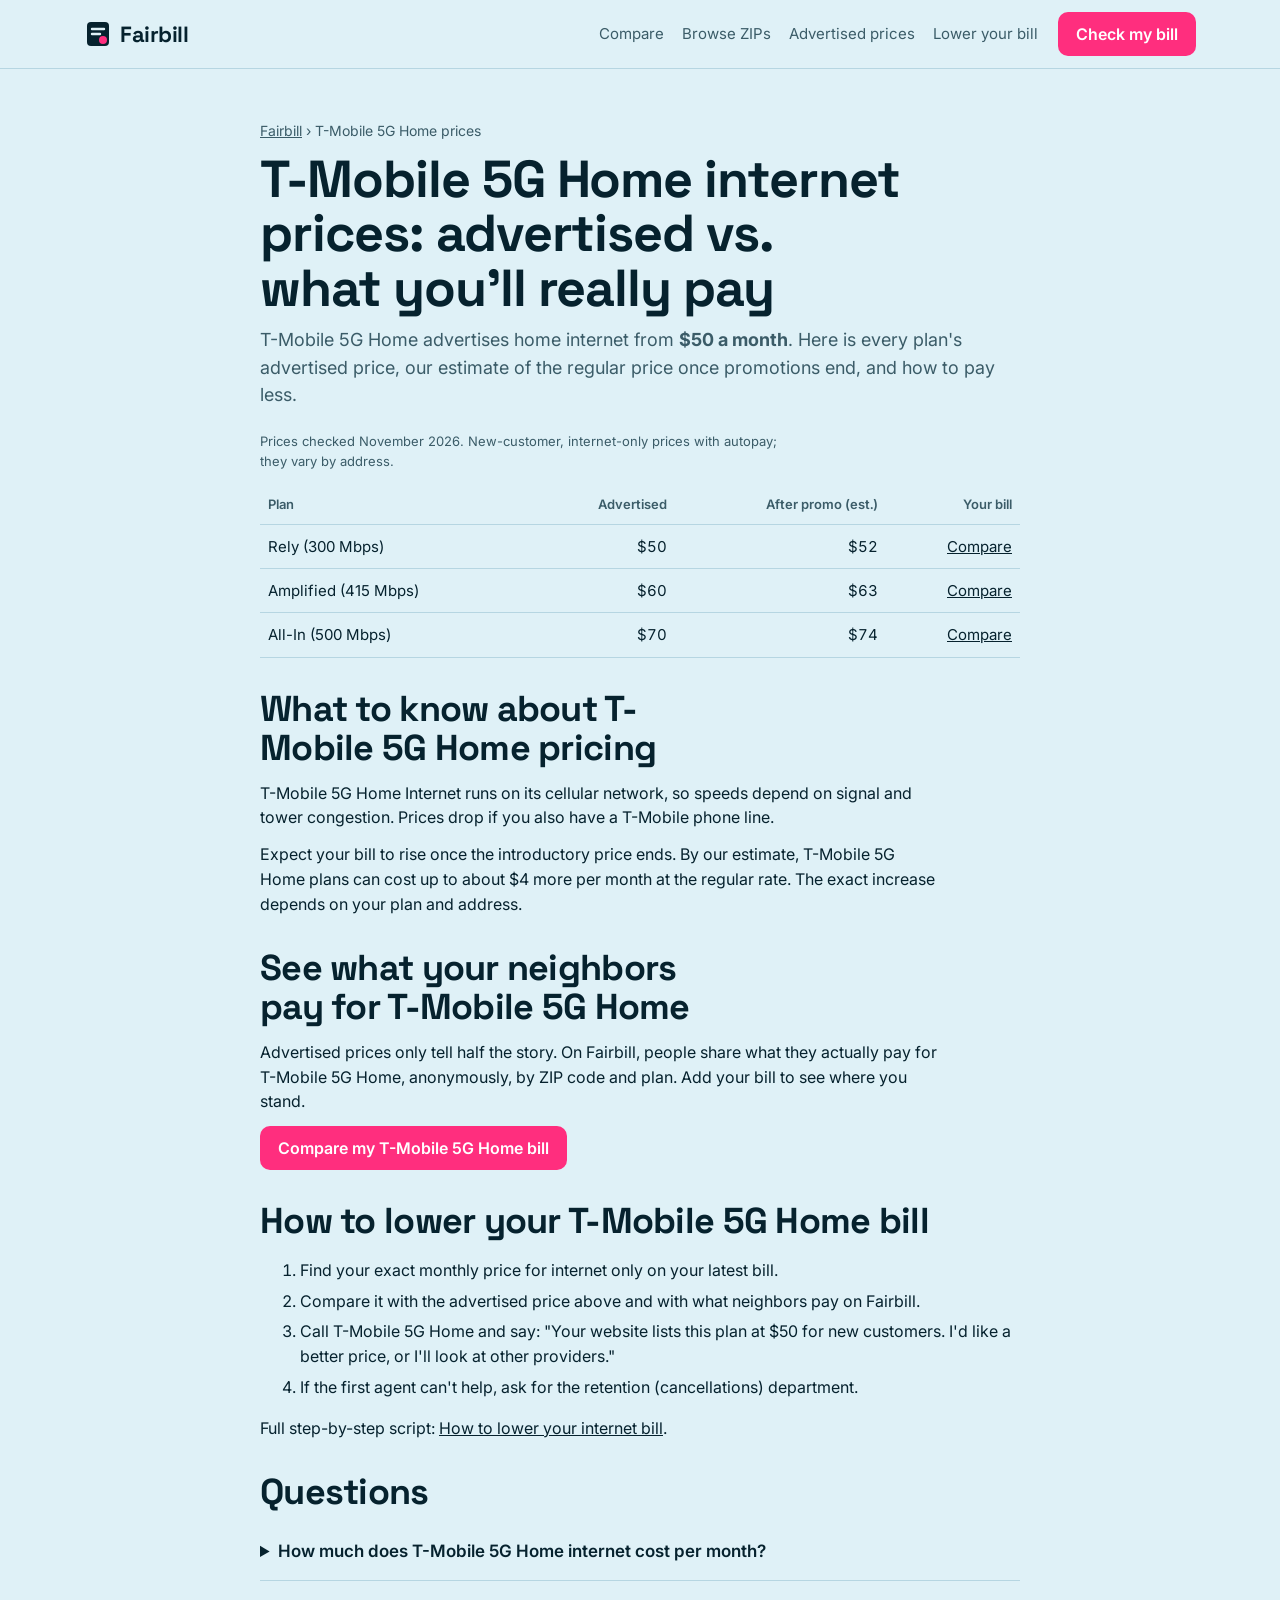
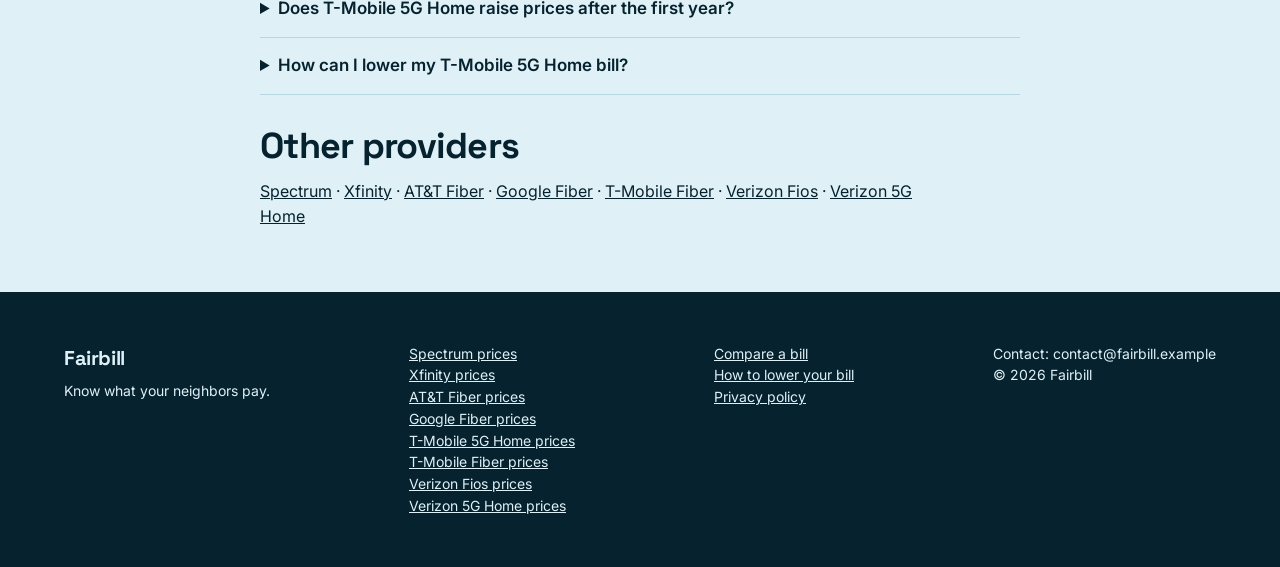
<file: public/providers/t-mobile-5g-home.html>
<!DOCTYPE html>
<html lang="en">
<head>
<meta charset="utf-8">
<meta name="viewport" content="width=device-width, initial-scale=1">
<title>T-Mobile 5G Home internet prices in 2026: advertised vs. what you&#x27;ll pay</title>
<meta name="description" content="T-Mobile 5G Home advertises home internet from $50/month. See every plan&#x27;s advertised price, the estimated price after the promo ends, and how to lower your T-Mobile 5G Home bill.">
<link rel="canonical" href="https://hugomunozp.github.io/fairbill/providers/t-mobile-5g-home.html">
<meta property="og:type" content="article">
<meta property="og:url" content="https://hugomunozp.github.io/fairbill/providers/t-mobile-5g-home.html">
<meta property="og:title" content="T-Mobile 5G Home internet prices in 2026: advertised vs. what you&#x27;ll pay">
<meta property="og:description" content="T-Mobile 5G Home advertises home internet from $50/month. See every plan&#x27;s advertised price, the estimated price after the promo ends, and how to lower your T-Mobile 5G Home bill.">
<meta property="og:image" content="https://hugomunozp.github.io/fairbill/og.png">
<meta name="twitter:card" content="summary_large_image">
<link rel="icon" href="../favicon.svg" type="image/svg+xml">
<link rel="preconnect" href="https://fonts.googleapis.com">
<link href="https://fonts.googleapis.com/css2?family=Space+Grotesk:wght@500;700&family=Inter:wght@400;500;600&display=swap" rel="stylesheet">
<link rel="stylesheet" href="../style.css">
<script type="application/ld+json">{"@context": "https://schema.org", "@graph": [{"@type": "Organization", "@id": "https://hugomunozp.github.io/fairbill/#org", "name": "Fairbill", "url": "https://hugomunozp.github.io/fairbill/", "logo": "https://hugomunozp.github.io/fairbill/favicon.svg", "email": "contact@fairbill.example"}, {"@type": "Article", "headline": "T-Mobile 5G Home internet prices in 2026: advertised vs. what you'll pay", "description": "T-Mobile 5G Home advertises home internet from $50/month. See every plan's advertised price, the estimated price after the promo ends, and how to lower your T-Mobile 5G Home bill.", "dateModified": "2026-11-19", "author": {"@id": "https://hugomunozp.github.io/fairbill/#org"}, "publisher": {"@id": "https://hugomunozp.github.io/fairbill/#org"}, "mainEntityOfPage": "https://hugomunozp.github.io/fairbill/providers/t-mobile-5g-home.html"}, {"@type": "BreadcrumbList", "itemListElement": [{"@type": "ListItem", "position": 1, "name": "Fairbill", "item": "https://hugomunozp.github.io/fairbill/"}, {"@type": "ListItem", "position": 2, "name": "T-Mobile 5G Home prices", "item": "https://hugomunozp.github.io/fairbill/providers/t-mobile-5g-home.html"}]}, {"@type": "FAQPage", "mainEntity": [{"@type": "Question", "name": "How much does T-Mobile 5G Home internet cost per month?", "acceptedAnswer": {"@type": "Answer", "text": "As of November 2026, T-Mobile 5G Home advertises plans from $50 a month (Rely (300 Mbps)) for new customers, internet only, with autopay. Prices vary by address."}}, {"@type": "Question", "name": "Does T-Mobile 5G Home raise prices after the first year?", "acceptedAnswer": {"@type": "Answer", "text": "Expect your bill to rise once the introductory price ends. By our estimate, T-Mobile 5G Home plans can cost up to about $4 more per month at the regular rate. The exact increase depends on your plan and address."}}, {"@type": "Question", "name": "How can I lower my T-Mobile 5G Home bill?", "acceptedAnswer": {"@type": "Answer", "text": "Compare your price with what neighbors pay for the same plan on Fairbill, then call T-Mobile 5G Home, mention the advertised new-customer price and ask for the retention department if the first agent can't help."}}]}]}</script>
</head>
<body>
<nav><div class="wrap">
  <a class="logo" href="../index.html"><svg width="28" height="28" viewBox="0 0 28 28" aria-hidden="true"><rect x="3" y="2" width="22" height="24" rx="4" fill="currentColor"/><path d="M8 9h12M8 14h8" stroke="var(--bg)" stroke-width="2.4" stroke-linecap="round"/><circle cx="19" cy="20" r="4" fill="#ff2e7e"/></svg>Fairbill</a>
  <div class="links"><a href="../index.html#compare">Compare</a><a href="../index.html#browse">Browse ZIPs</a><a href="../index.html#prices">Advertised prices</a><a href="../guides/lower-your-internet-bill.html">Lower your bill</a></div>
  <a class="btn pink" href="../index.html#compare">Check my bill</a>
</div></nav>
<main class="band"><div class="wrap prose">
  <p class="crumbs"><a href="../index.html">Fairbill</a> › T-Mobile 5G Home prices</p>
  <h1>T-Mobile 5G Home internet prices: advertised vs. what you'll really pay</h1>
  <p class="lede">T-Mobile 5G Home advertises home internet from <b>$50 a month</b>. Here is every plan's advertised price, our estimate of the regular price once promotions end, and how to pay less.</p>
  <p class="updated">Prices checked November 2026. New-customer, internet-only prices with autopay; they vary by address.</p>
  <div class="scroll"><table><thead><tr><th>Plan</th><th class="n">Advertised</th><th class="n">After promo (est.)</th><th class="n">Your bill</th></tr></thead><tbody><tr><td>Rely (300 Mbps)</td><td class="n">$50</td><td class="n">$52</td><td class="n"><a href="../index.html?provider=T-Mobile 5G Home&amp;speed=300#compare">Compare</a></td></tr><tr><td>Amplified (415 Mbps)</td><td class="n">$60</td><td class="n">$63</td><td class="n"><a href="../index.html?provider=T-Mobile 5G Home&amp;speed=415#compare">Compare</a></td></tr><tr><td>All-In (500 Mbps)</td><td class="n">$70</td><td class="n">$74</td><td class="n"><a href="../index.html?provider=T-Mobile 5G Home&amp;speed=500#compare">Compare</a></td></tr></tbody></table></div>
  <h2>What to know about T-Mobile 5G Home pricing</h2>
  <p>T-Mobile 5G Home Internet runs on its cellular network, so speeds depend on signal and tower congestion. Prices drop if you also have a T-Mobile phone line.</p>
  <p>Expect your bill to rise once the introductory price ends. By our estimate, T-Mobile 5G Home plans can cost up to about $4 more per month at the regular rate. The exact increase depends on your plan and address.</p>
  <h2>See what your neighbors pay for T-Mobile 5G Home</h2>
  <p>Advertised prices only tell half the story. On Fairbill, people share what they actually pay for T-Mobile 5G Home, anonymously, by ZIP code and plan. Add your bill to see where you stand.</p>
  <p><a class="btn pink" href="../index.html?provider=T-Mobile 5G Home#compare">Compare my T-Mobile 5G Home bill</a></p>
  <h2>How to lower your T-Mobile 5G Home bill</h2>
  <ol>
    <li>Find your exact monthly price for internet only on your latest bill.</li>
    <li>Compare it with the advertised price above and with what neighbors pay on Fairbill.</li>
    <li>Call T-Mobile 5G Home and say: "Your website lists this plan at $50 for new customers. I'd like a better price, or I'll look at other providers."</li>
    <li>If the first agent can't help, ask for the retention (cancellations) department.</li>
  </ol>
  <p>Full step-by-step script: <a href="../guides/lower-your-internet-bill.html">How to lower your internet bill</a>.</p>
  <h2>Questions</h2>
  <details><summary>How much does T-Mobile 5G Home internet cost per month?</summary><p>As of November 2026, T-Mobile 5G Home advertises plans from $50 a month (Rely (300 Mbps)) for new customers, internet only, with autopay. Prices vary by address.</p></details><details><summary>Does T-Mobile 5G Home raise prices after the first year?</summary><p>Expect your bill to rise once the introductory price ends. By our estimate, T-Mobile 5G Home plans can cost up to about $4 more per month at the regular rate. The exact increase depends on your plan and address.</p></details><details><summary>How can I lower my T-Mobile 5G Home bill?</summary><p>Compare your price with what neighbors pay for the same plan on Fairbill, then call T-Mobile 5G Home, mention the advertised new-customer price and ask for the retention department if the first agent can&#x27;t help.</p></details>
  <h2>Other providers</h2>
  <p><a href="spectrum.html">Spectrum</a> · <a href="xfinity.html">Xfinity</a> · <a href="att-fiber.html">AT&amp;T Fiber</a> · <a href="google-fiber.html">Google Fiber</a> · <a href="t-mobile-fiber.html">T-Mobile Fiber</a> · <a href="verizon-fios.html">Verizon Fios</a> · <a href="verizon-5g-home.html">Verizon 5G Home</a></p>
</div></main>
<footer class="band"><div class="wrap">
  <div><b class="logo" style="font-size:20px">Fairbill</b><p style="margin-top:6px">Know what your neighbors pay.</p></div>
  <div><a href="../providers/spectrum.html">Spectrum prices</a><br><a href="../providers/xfinity.html">Xfinity prices</a><br><a href="../providers/att-fiber.html">AT&amp;T Fiber prices</a><br><a href="../providers/google-fiber.html">Google Fiber prices</a><br><a href="../providers/t-mobile-5g-home.html">T-Mobile 5G Home prices</a><br><a href="../providers/t-mobile-fiber.html">T-Mobile Fiber prices</a><br><a href="../providers/verizon-fios.html">Verizon Fios prices</a><br><a href="../providers/verizon-5g-home.html">Verizon 5G Home prices</a></div>
  <div><a href="../index.html#compare">Compare a bill</a><br><a href="../guides/lower-your-internet-bill.html">How to lower your bill</a><br><a href="../privacy.html">Privacy policy</a></div>
  <div>Contact: contact@fairbill.example<br>© 2026 Fairbill</div>
</div></footer>
</body>
</html>
</file>
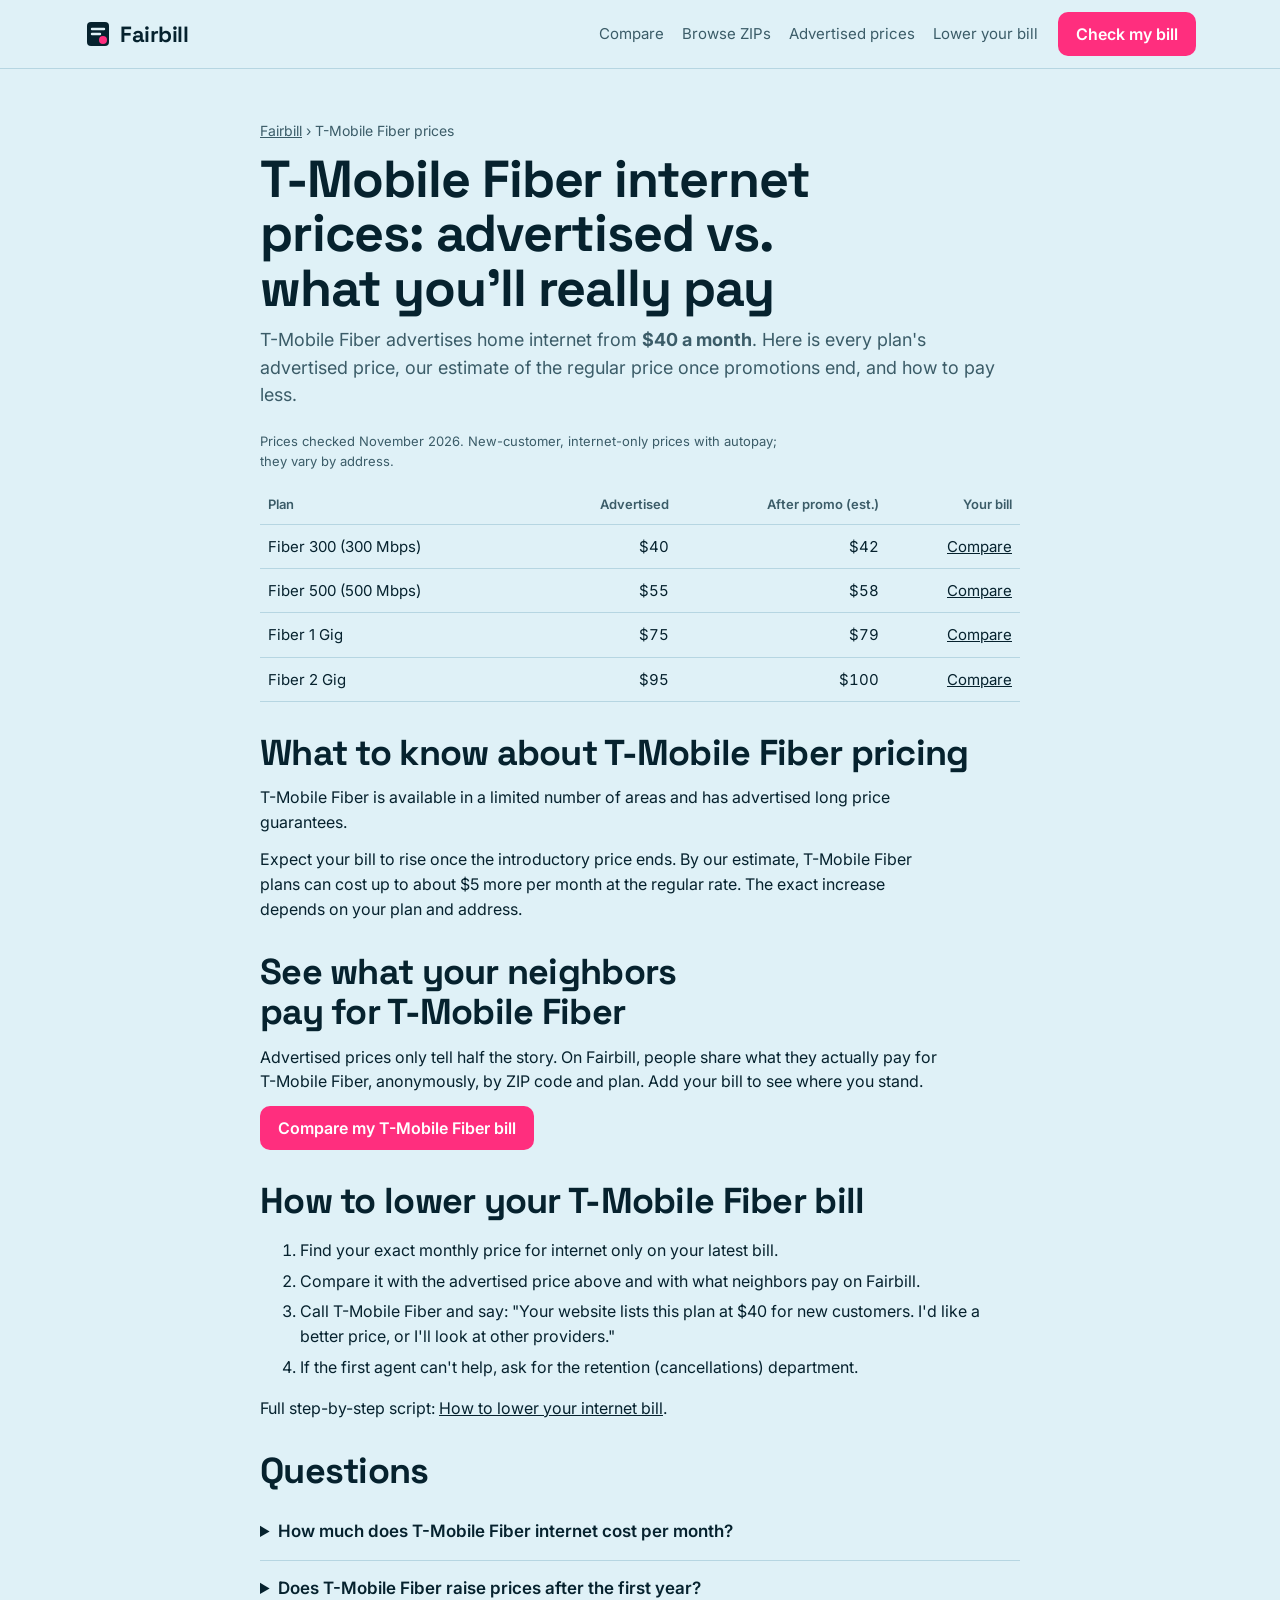
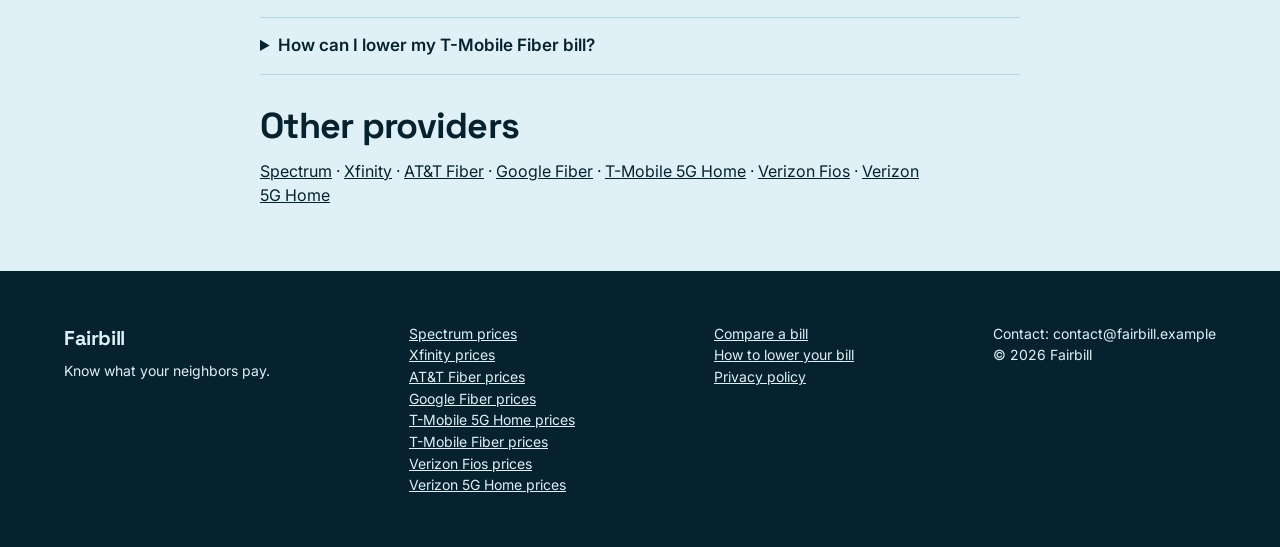
<file: public/providers/t-mobile-fiber.html>
<!DOCTYPE html>
<html lang="en">
<head>
<meta charset="utf-8">
<meta name="viewport" content="width=device-width, initial-scale=1">
<title>T-Mobile Fiber internet prices in 2026: advertised vs. what you&#x27;ll pay</title>
<meta name="description" content="T-Mobile Fiber advertises home internet from $40/month. See every plan&#x27;s advertised price, the estimated price after the promo ends, and how to lower your T-Mobile Fiber bill.">
<link rel="canonical" href="https://hugomunozp.github.io/fairbill/providers/t-mobile-fiber.html">
<meta property="og:type" content="article">
<meta property="og:url" content="https://hugomunozp.github.io/fairbill/providers/t-mobile-fiber.html">
<meta property="og:title" content="T-Mobile Fiber internet prices in 2026: advertised vs. what you&#x27;ll pay">
<meta property="og:description" content="T-Mobile Fiber advertises home internet from $40/month. See every plan&#x27;s advertised price, the estimated price after the promo ends, and how to lower your T-Mobile Fiber bill.">
<meta property="og:image" content="https://hugomunozp.github.io/fairbill/og.png">
<meta name="twitter:card" content="summary_large_image">
<link rel="icon" href="../favicon.svg" type="image/svg+xml">
<link rel="preconnect" href="https://fonts.googleapis.com">
<link href="https://fonts.googleapis.com/css2?family=Space+Grotesk:wght@500;700&family=Inter:wght@400;500;600&display=swap" rel="stylesheet">
<link rel="stylesheet" href="../style.css">
<script type="application/ld+json">{"@context": "https://schema.org", "@graph": [{"@type": "Organization", "@id": "https://hugomunozp.github.io/fairbill/#org", "name": "Fairbill", "url": "https://hugomunozp.github.io/fairbill/", "logo": "https://hugomunozp.github.io/fairbill/favicon.svg", "email": "contact@fairbill.example"}, {"@type": "Article", "headline": "T-Mobile Fiber internet prices in 2026: advertised vs. what you'll pay", "description": "T-Mobile Fiber advertises home internet from $40/month. See every plan's advertised price, the estimated price after the promo ends, and how to lower your T-Mobile Fiber bill.", "dateModified": "2026-11-19", "author": {"@id": "https://hugomunozp.github.io/fairbill/#org"}, "publisher": {"@id": "https://hugomunozp.github.io/fairbill/#org"}, "mainEntityOfPage": "https://hugomunozp.github.io/fairbill/providers/t-mobile-fiber.html"}, {"@type": "BreadcrumbList", "itemListElement": [{"@type": "ListItem", "position": 1, "name": "Fairbill", "item": "https://hugomunozp.github.io/fairbill/"}, {"@type": "ListItem", "position": 2, "name": "T-Mobile Fiber prices", "item": "https://hugomunozp.github.io/fairbill/providers/t-mobile-fiber.html"}]}, {"@type": "FAQPage", "mainEntity": [{"@type": "Question", "name": "How much does T-Mobile Fiber internet cost per month?", "acceptedAnswer": {"@type": "Answer", "text": "As of November 2026, T-Mobile Fiber advertises plans from $40 a month (Fiber 300 (300 Mbps)) for new customers, internet only, with autopay. Prices vary by address."}}, {"@type": "Question", "name": "Does T-Mobile Fiber raise prices after the first year?", "acceptedAnswer": {"@type": "Answer", "text": "Expect your bill to rise once the introductory price ends. By our estimate, T-Mobile Fiber plans can cost up to about $5 more per month at the regular rate. The exact increase depends on your plan and address."}}, {"@type": "Question", "name": "How can I lower my T-Mobile Fiber bill?", "acceptedAnswer": {"@type": "Answer", "text": "Compare your price with what neighbors pay for the same plan on Fairbill, then call T-Mobile Fiber, mention the advertised new-customer price and ask for the retention department if the first agent can't help."}}]}]}</script>
</head>
<body>
<nav><div class="wrap">
  <a class="logo" href="../index.html"><svg width="28" height="28" viewBox="0 0 28 28" aria-hidden="true"><rect x="3" y="2" width="22" height="24" rx="4" fill="currentColor"/><path d="M8 9h12M8 14h8" stroke="var(--bg)" stroke-width="2.4" stroke-linecap="round"/><circle cx="19" cy="20" r="4" fill="#ff2e7e"/></svg>Fairbill</a>
  <div class="links"><a href="../index.html#compare">Compare</a><a href="../index.html#browse">Browse ZIPs</a><a href="../index.html#prices">Advertised prices</a><a href="../guides/lower-your-internet-bill.html">Lower your bill</a></div>
  <a class="btn pink" href="../index.html#compare">Check my bill</a>
</div></nav>
<main class="band"><div class="wrap prose">
  <p class="crumbs"><a href="../index.html">Fairbill</a> › T-Mobile Fiber prices</p>
  <h1>T-Mobile Fiber internet prices: advertised vs. what you'll really pay</h1>
  <p class="lede">T-Mobile Fiber advertises home internet from <b>$40 a month</b>. Here is every plan's advertised price, our estimate of the regular price once promotions end, and how to pay less.</p>
  <p class="updated">Prices checked November 2026. New-customer, internet-only prices with autopay; they vary by address.</p>
  <div class="scroll"><table><thead><tr><th>Plan</th><th class="n">Advertised</th><th class="n">After promo (est.)</th><th class="n">Your bill</th></tr></thead><tbody><tr><td>Fiber 300 (300 Mbps)</td><td class="n">$40</td><td class="n">$42</td><td class="n"><a href="../index.html?provider=T-Mobile Fiber&amp;speed=300#compare">Compare</a></td></tr><tr><td>Fiber 500 (500 Mbps)</td><td class="n">$55</td><td class="n">$58</td><td class="n"><a href="../index.html?provider=T-Mobile Fiber&amp;speed=500#compare">Compare</a></td></tr><tr><td>Fiber 1 Gig</td><td class="n">$75</td><td class="n">$79</td><td class="n"><a href="../index.html?provider=T-Mobile Fiber&amp;speed=1000#compare">Compare</a></td></tr><tr><td>Fiber 2 Gig</td><td class="n">$95</td><td class="n">$100</td><td class="n"><a href="../index.html?provider=T-Mobile Fiber&amp;speed=2000#compare">Compare</a></td></tr></tbody></table></div>
  <h2>What to know about T-Mobile Fiber pricing</h2>
  <p>T-Mobile Fiber is available in a limited number of areas and has advertised long price guarantees.</p>
  <p>Expect your bill to rise once the introductory price ends. By our estimate, T-Mobile Fiber plans can cost up to about $5 more per month at the regular rate. The exact increase depends on your plan and address.</p>
  <h2>See what your neighbors pay for T-Mobile Fiber</h2>
  <p>Advertised prices only tell half the story. On Fairbill, people share what they actually pay for T-Mobile Fiber, anonymously, by ZIP code and plan. Add your bill to see where you stand.</p>
  <p><a class="btn pink" href="../index.html?provider=T-Mobile Fiber#compare">Compare my T-Mobile Fiber bill</a></p>
  <h2>How to lower your T-Mobile Fiber bill</h2>
  <ol>
    <li>Find your exact monthly price for internet only on your latest bill.</li>
    <li>Compare it with the advertised price above and with what neighbors pay on Fairbill.</li>
    <li>Call T-Mobile Fiber and say: "Your website lists this plan at $40 for new customers. I'd like a better price, or I'll look at other providers."</li>
    <li>If the first agent can't help, ask for the retention (cancellations) department.</li>
  </ol>
  <p>Full step-by-step script: <a href="../guides/lower-your-internet-bill.html">How to lower your internet bill</a>.</p>
  <h2>Questions</h2>
  <details><summary>How much does T-Mobile Fiber internet cost per month?</summary><p>As of November 2026, T-Mobile Fiber advertises plans from $40 a month (Fiber 300 (300 Mbps)) for new customers, internet only, with autopay. Prices vary by address.</p></details><details><summary>Does T-Mobile Fiber raise prices after the first year?</summary><p>Expect your bill to rise once the introductory price ends. By our estimate, T-Mobile Fiber plans can cost up to about $5 more per month at the regular rate. The exact increase depends on your plan and address.</p></details><details><summary>How can I lower my T-Mobile Fiber bill?</summary><p>Compare your price with what neighbors pay for the same plan on Fairbill, then call T-Mobile Fiber, mention the advertised new-customer price and ask for the retention department if the first agent can&#x27;t help.</p></details>
  <h2>Other providers</h2>
  <p><a href="spectrum.html">Spectrum</a> · <a href="xfinity.html">Xfinity</a> · <a href="att-fiber.html">AT&amp;T Fiber</a> · <a href="google-fiber.html">Google Fiber</a> · <a href="t-mobile-5g-home.html">T-Mobile 5G Home</a> · <a href="verizon-fios.html">Verizon Fios</a> · <a href="verizon-5g-home.html">Verizon 5G Home</a></p>
</div></main>
<footer class="band"><div class="wrap">
  <div><b class="logo" style="font-size:20px">Fairbill</b><p style="margin-top:6px">Know what your neighbors pay.</p></div>
  <div><a href="../providers/spectrum.html">Spectrum prices</a><br><a href="../providers/xfinity.html">Xfinity prices</a><br><a href="../providers/att-fiber.html">AT&amp;T Fiber prices</a><br><a href="../providers/google-fiber.html">Google Fiber prices</a><br><a href="../providers/t-mobile-5g-home.html">T-Mobile 5G Home prices</a><br><a href="../providers/t-mobile-fiber.html">T-Mobile Fiber prices</a><br><a href="../providers/verizon-fios.html">Verizon Fios prices</a><br><a href="../providers/verizon-5g-home.html">Verizon 5G Home prices</a></div>
  <div><a href="../index.html#compare">Compare a bill</a><br><a href="../guides/lower-your-internet-bill.html">How to lower your bill</a><br><a href="../privacy.html">Privacy policy</a></div>
  <div>Contact: contact@fairbill.example<br>© 2026 Fairbill</div>
</div></footer>
</body>
</html>
</file>
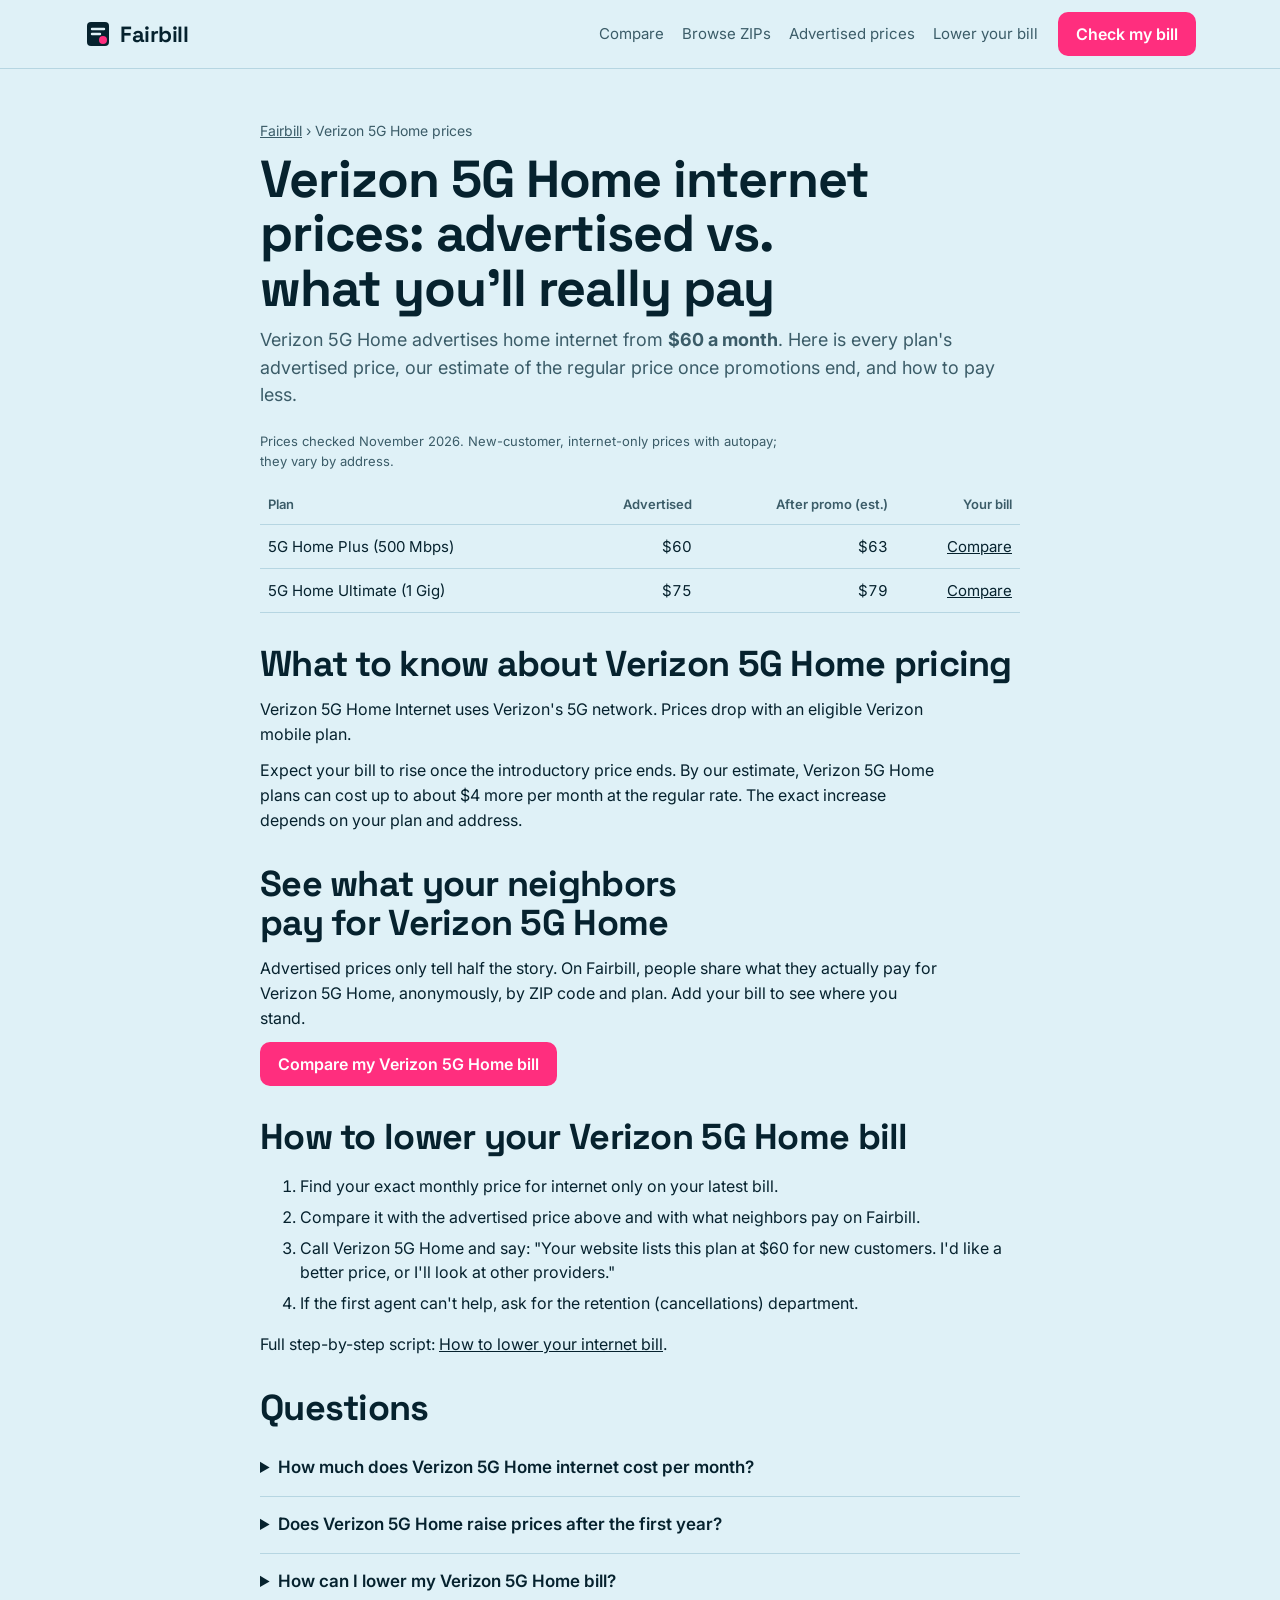
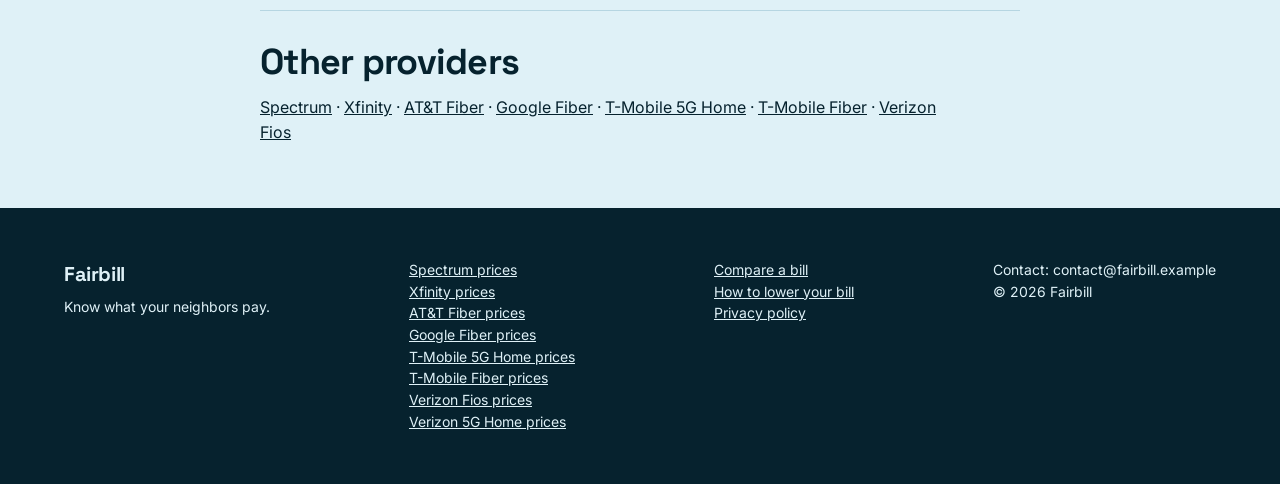
<file: public/providers/verizon-5g-home.html>
<!DOCTYPE html>
<html lang="en">
<head>
<meta charset="utf-8">
<meta name="viewport" content="width=device-width, initial-scale=1">
<title>Verizon 5G Home internet prices in 2026: advertised vs. what you&#x27;ll pay</title>
<meta name="description" content="Verizon 5G Home advertises home internet from $60/month. See every plan&#x27;s advertised price, the estimated price after the promo ends, and how to lower your Verizon 5G Home bill.">
<link rel="canonical" href="https://hugomunozp.github.io/fairbill/providers/verizon-5g-home.html">
<meta property="og:type" content="article">
<meta property="og:url" content="https://hugomunozp.github.io/fairbill/providers/verizon-5g-home.html">
<meta property="og:title" content="Verizon 5G Home internet prices in 2026: advertised vs. what you&#x27;ll pay">
<meta property="og:description" content="Verizon 5G Home advertises home internet from $60/month. See every plan&#x27;s advertised price, the estimated price after the promo ends, and how to lower your Verizon 5G Home bill.">
<meta property="og:image" content="https://hugomunozp.github.io/fairbill/og.png">
<meta name="twitter:card" content="summary_large_image">
<link rel="icon" href="../favicon.svg" type="image/svg+xml">
<link rel="preconnect" href="https://fonts.googleapis.com">
<link href="https://fonts.googleapis.com/css2?family=Space+Grotesk:wght@500;700&family=Inter:wght@400;500;600&display=swap" rel="stylesheet">
<link rel="stylesheet" href="../style.css">
<script type="application/ld+json">{"@context": "https://schema.org", "@graph": [{"@type": "Organization", "@id": "https://hugomunozp.github.io/fairbill/#org", "name": "Fairbill", "url": "https://hugomunozp.github.io/fairbill/", "logo": "https://hugomunozp.github.io/fairbill/favicon.svg", "email": "contact@fairbill.example"}, {"@type": "Article", "headline": "Verizon 5G Home internet prices in 2026: advertised vs. what you'll pay", "description": "Verizon 5G Home advertises home internet from $60/month. See every plan's advertised price, the estimated price after the promo ends, and how to lower your Verizon 5G Home bill.", "dateModified": "2026-11-19", "author": {"@id": "https://hugomunozp.github.io/fairbill/#org"}, "publisher": {"@id": "https://hugomunozp.github.io/fairbill/#org"}, "mainEntityOfPage": "https://hugomunozp.github.io/fairbill/providers/verizon-5g-home.html"}, {"@type": "BreadcrumbList", "itemListElement": [{"@type": "ListItem", "position": 1, "name": "Fairbill", "item": "https://hugomunozp.github.io/fairbill/"}, {"@type": "ListItem", "position": 2, "name": "Verizon 5G Home prices", "item": "https://hugomunozp.github.io/fairbill/providers/verizon-5g-home.html"}]}, {"@type": "FAQPage", "mainEntity": [{"@type": "Question", "name": "How much does Verizon 5G Home internet cost per month?", "acceptedAnswer": {"@type": "Answer", "text": "As of November 2026, Verizon 5G Home advertises plans from $60 a month (5G Home Plus (500 Mbps)) for new customers, internet only, with autopay. Prices vary by address."}}, {"@type": "Question", "name": "Does Verizon 5G Home raise prices after the first year?", "acceptedAnswer": {"@type": "Answer", "text": "Expect your bill to rise once the introductory price ends. By our estimate, Verizon 5G Home plans can cost up to about $4 more per month at the regular rate. The exact increase depends on your plan and address."}}, {"@type": "Question", "name": "How can I lower my Verizon 5G Home bill?", "acceptedAnswer": {"@type": "Answer", "text": "Compare your price with what neighbors pay for the same plan on Fairbill, then call Verizon 5G Home, mention the advertised new-customer price and ask for the retention department if the first agent can't help."}}]}]}</script>
</head>
<body>
<nav><div class="wrap">
  <a class="logo" href="../index.html"><svg width="28" height="28" viewBox="0 0 28 28" aria-hidden="true"><rect x="3" y="2" width="22" height="24" rx="4" fill="currentColor"/><path d="M8 9h12M8 14h8" stroke="var(--bg)" stroke-width="2.4" stroke-linecap="round"/><circle cx="19" cy="20" r="4" fill="#ff2e7e"/></svg>Fairbill</a>
  <div class="links"><a href="../index.html#compare">Compare</a><a href="../index.html#browse">Browse ZIPs</a><a href="../index.html#prices">Advertised prices</a><a href="../guides/lower-your-internet-bill.html">Lower your bill</a></div>
  <a class="btn pink" href="../index.html#compare">Check my bill</a>
</div></nav>
<main class="band"><div class="wrap prose">
  <p class="crumbs"><a href="../index.html">Fairbill</a> › Verizon 5G Home prices</p>
  <h1>Verizon 5G Home internet prices: advertised vs. what you'll really pay</h1>
  <p class="lede">Verizon 5G Home advertises home internet from <b>$60 a month</b>. Here is every plan's advertised price, our estimate of the regular price once promotions end, and how to pay less.</p>
  <p class="updated">Prices checked November 2026. New-customer, internet-only prices with autopay; they vary by address.</p>
  <div class="scroll"><table><thead><tr><th>Plan</th><th class="n">Advertised</th><th class="n">After promo (est.)</th><th class="n">Your bill</th></tr></thead><tbody><tr><td>5G Home Plus (500 Mbps)</td><td class="n">$60</td><td class="n">$63</td><td class="n"><a href="../index.html?provider=Verizon 5G Home&amp;speed=500#compare">Compare</a></td></tr><tr><td>5G Home Ultimate (1 Gig)</td><td class="n">$75</td><td class="n">$79</td><td class="n"><a href="../index.html?provider=Verizon 5G Home&amp;speed=1000#compare">Compare</a></td></tr></tbody></table></div>
  <h2>What to know about Verizon 5G Home pricing</h2>
  <p>Verizon 5G Home Internet uses Verizon&#x27;s 5G network. Prices drop with an eligible Verizon mobile plan.</p>
  <p>Expect your bill to rise once the introductory price ends. By our estimate, Verizon 5G Home plans can cost up to about $4 more per month at the regular rate. The exact increase depends on your plan and address.</p>
  <h2>See what your neighbors pay for Verizon 5G Home</h2>
  <p>Advertised prices only tell half the story. On Fairbill, people share what they actually pay for Verizon 5G Home, anonymously, by ZIP code and plan. Add your bill to see where you stand.</p>
  <p><a class="btn pink" href="../index.html?provider=Verizon 5G Home#compare">Compare my Verizon 5G Home bill</a></p>
  <h2>How to lower your Verizon 5G Home bill</h2>
  <ol>
    <li>Find your exact monthly price for internet only on your latest bill.</li>
    <li>Compare it with the advertised price above and with what neighbors pay on Fairbill.</li>
    <li>Call Verizon 5G Home and say: "Your website lists this plan at $60 for new customers. I'd like a better price, or I'll look at other providers."</li>
    <li>If the first agent can't help, ask for the retention (cancellations) department.</li>
  </ol>
  <p>Full step-by-step script: <a href="../guides/lower-your-internet-bill.html">How to lower your internet bill</a>.</p>
  <h2>Questions</h2>
  <details><summary>How much does Verizon 5G Home internet cost per month?</summary><p>As of November 2026, Verizon 5G Home advertises plans from $60 a month (5G Home Plus (500 Mbps)) for new customers, internet only, with autopay. Prices vary by address.</p></details><details><summary>Does Verizon 5G Home raise prices after the first year?</summary><p>Expect your bill to rise once the introductory price ends. By our estimate, Verizon 5G Home plans can cost up to about $4 more per month at the regular rate. The exact increase depends on your plan and address.</p></details><details><summary>How can I lower my Verizon 5G Home bill?</summary><p>Compare your price with what neighbors pay for the same plan on Fairbill, then call Verizon 5G Home, mention the advertised new-customer price and ask for the retention department if the first agent can&#x27;t help.</p></details>
  <h2>Other providers</h2>
  <p><a href="spectrum.html">Spectrum</a> · <a href="xfinity.html">Xfinity</a> · <a href="att-fiber.html">AT&amp;T Fiber</a> · <a href="google-fiber.html">Google Fiber</a> · <a href="t-mobile-5g-home.html">T-Mobile 5G Home</a> · <a href="t-mobile-fiber.html">T-Mobile Fiber</a> · <a href="verizon-fios.html">Verizon Fios</a></p>
</div></main>
<footer class="band"><div class="wrap">
  <div><b class="logo" style="font-size:20px">Fairbill</b><p style="margin-top:6px">Know what your neighbors pay.</p></div>
  <div><a href="../providers/spectrum.html">Spectrum prices</a><br><a href="../providers/xfinity.html">Xfinity prices</a><br><a href="../providers/att-fiber.html">AT&amp;T Fiber prices</a><br><a href="../providers/google-fiber.html">Google Fiber prices</a><br><a href="../providers/t-mobile-5g-home.html">T-Mobile 5G Home prices</a><br><a href="../providers/t-mobile-fiber.html">T-Mobile Fiber prices</a><br><a href="../providers/verizon-fios.html">Verizon Fios prices</a><br><a href="../providers/verizon-5g-home.html">Verizon 5G Home prices</a></div>
  <div><a href="../index.html#compare">Compare a bill</a><br><a href="../guides/lower-your-internet-bill.html">How to lower your bill</a><br><a href="../privacy.html">Privacy policy</a></div>
  <div>Contact: contact@fairbill.example<br>© 2026 Fairbill</div>
</div></footer>
</body>
</html>
</file>
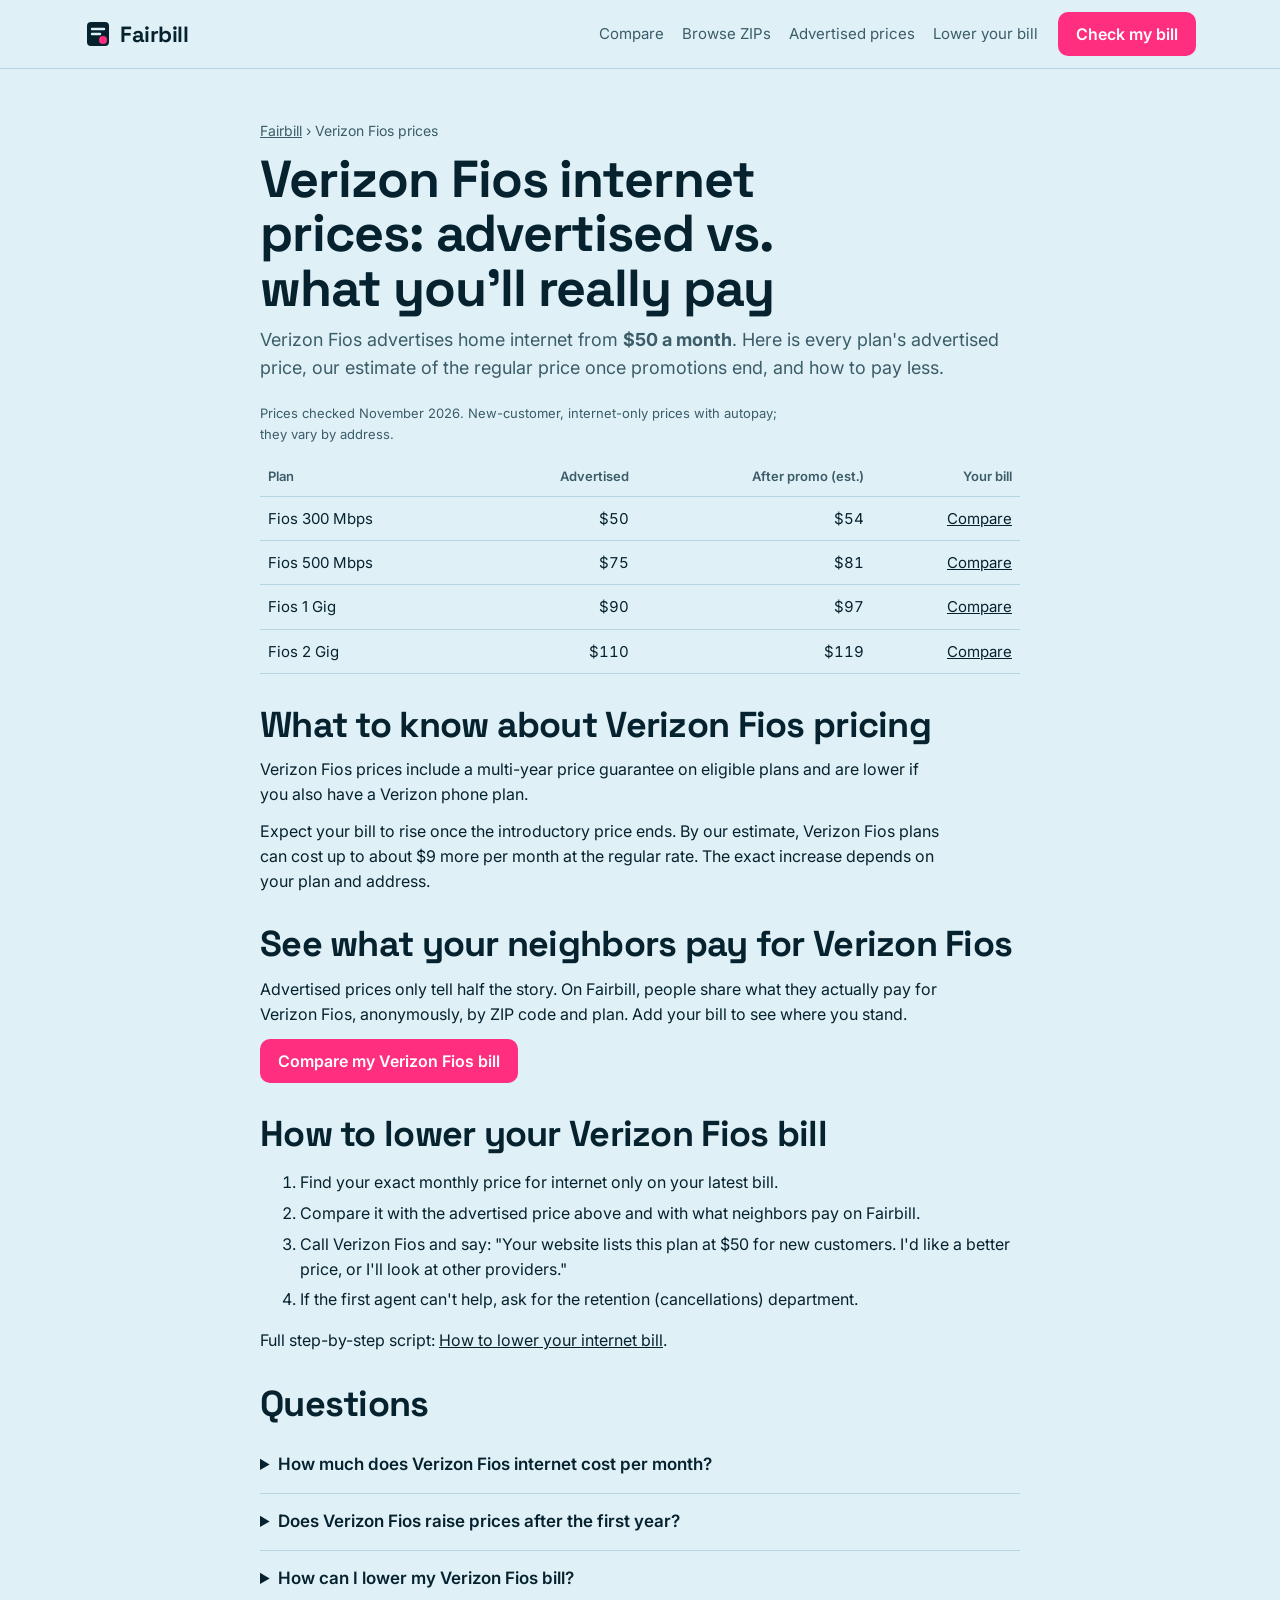
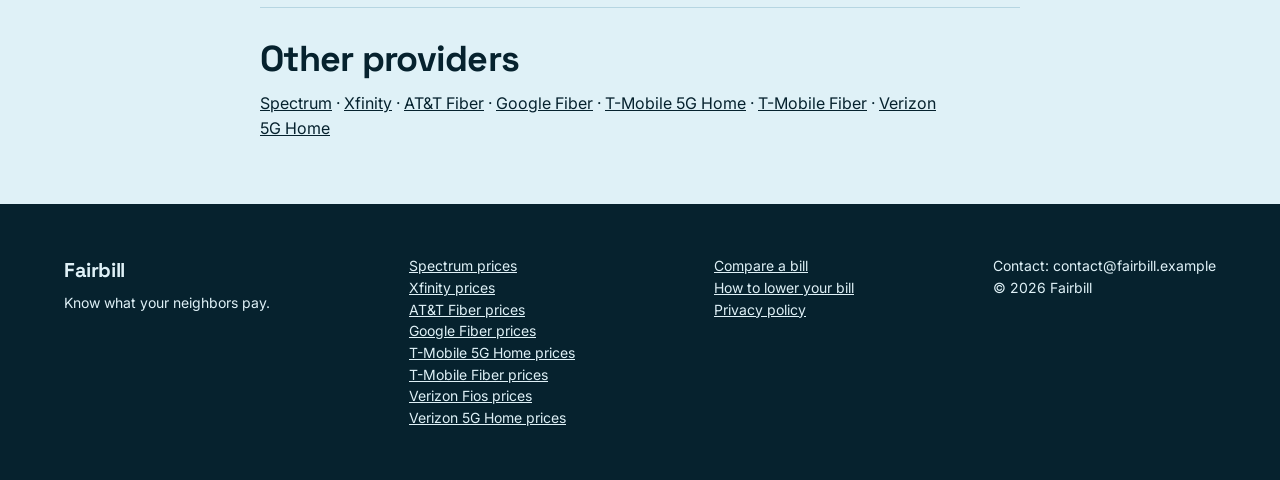
<file: public/providers/verizon-fios.html>
<!DOCTYPE html>
<html lang="en">
<head>
<meta charset="utf-8">
<meta name="viewport" content="width=device-width, initial-scale=1">
<title>Verizon Fios internet prices in 2026: advertised vs. what you&#x27;ll pay</title>
<meta name="description" content="Verizon Fios advertises home internet from $50/month. See every plan&#x27;s advertised price, the estimated price after the promo ends, and how to lower your Verizon Fios bill.">
<link rel="canonical" href="https://hugomunozp.github.io/fairbill/providers/verizon-fios.html">
<meta property="og:type" content="article">
<meta property="og:url" content="https://hugomunozp.github.io/fairbill/providers/verizon-fios.html">
<meta property="og:title" content="Verizon Fios internet prices in 2026: advertised vs. what you&#x27;ll pay">
<meta property="og:description" content="Verizon Fios advertises home internet from $50/month. See every plan&#x27;s advertised price, the estimated price after the promo ends, and how to lower your Verizon Fios bill.">
<meta property="og:image" content="https://hugomunozp.github.io/fairbill/og.png">
<meta name="twitter:card" content="summary_large_image">
<link rel="icon" href="../favicon.svg" type="image/svg+xml">
<link rel="preconnect" href="https://fonts.googleapis.com">
<link href="https://fonts.googleapis.com/css2?family=Space+Grotesk:wght@500;700&family=Inter:wght@400;500;600&display=swap" rel="stylesheet">
<link rel="stylesheet" href="../style.css">
<script type="application/ld+json">{"@context": "https://schema.org", "@graph": [{"@type": "Organization", "@id": "https://hugomunozp.github.io/fairbill/#org", "name": "Fairbill", "url": "https://hugomunozp.github.io/fairbill/", "logo": "https://hugomunozp.github.io/fairbill/favicon.svg", "email": "contact@fairbill.example"}, {"@type": "Article", "headline": "Verizon Fios internet prices in 2026: advertised vs. what you'll pay", "description": "Verizon Fios advertises home internet from $50/month. See every plan's advertised price, the estimated price after the promo ends, and how to lower your Verizon Fios bill.", "dateModified": "2026-11-19", "author": {"@id": "https://hugomunozp.github.io/fairbill/#org"}, "publisher": {"@id": "https://hugomunozp.github.io/fairbill/#org"}, "mainEntityOfPage": "https://hugomunozp.github.io/fairbill/providers/verizon-fios.html"}, {"@type": "BreadcrumbList", "itemListElement": [{"@type": "ListItem", "position": 1, "name": "Fairbill", "item": "https://hugomunozp.github.io/fairbill/"}, {"@type": "ListItem", "position": 2, "name": "Verizon Fios prices", "item": "https://hugomunozp.github.io/fairbill/providers/verizon-fios.html"}]}, {"@type": "FAQPage", "mainEntity": [{"@type": "Question", "name": "How much does Verizon Fios internet cost per month?", "acceptedAnswer": {"@type": "Answer", "text": "As of November 2026, Verizon Fios advertises plans from $50 a month (Fios 300 Mbps) for new customers, internet only, with autopay. Prices vary by address."}}, {"@type": "Question", "name": "Does Verizon Fios raise prices after the first year?", "acceptedAnswer": {"@type": "Answer", "text": "Expect your bill to rise once the introductory price ends. By our estimate, Verizon Fios plans can cost up to about $9 more per month at the regular rate. The exact increase depends on your plan and address."}}, {"@type": "Question", "name": "How can I lower my Verizon Fios bill?", "acceptedAnswer": {"@type": "Answer", "text": "Compare your price with what neighbors pay for the same plan on Fairbill, then call Verizon Fios, mention the advertised new-customer price and ask for the retention department if the first agent can't help."}}]}]}</script>
</head>
<body>
<nav><div class="wrap">
  <a class="logo" href="../index.html"><svg width="28" height="28" viewBox="0 0 28 28" aria-hidden="true"><rect x="3" y="2" width="22" height="24" rx="4" fill="currentColor"/><path d="M8 9h12M8 14h8" stroke="var(--bg)" stroke-width="2.4" stroke-linecap="round"/><circle cx="19" cy="20" r="4" fill="#ff2e7e"/></svg>Fairbill</a>
  <div class="links"><a href="../index.html#compare">Compare</a><a href="../index.html#browse">Browse ZIPs</a><a href="../index.html#prices">Advertised prices</a><a href="../guides/lower-your-internet-bill.html">Lower your bill</a></div>
  <a class="btn pink" href="../index.html#compare">Check my bill</a>
</div></nav>
<main class="band"><div class="wrap prose">
  <p class="crumbs"><a href="../index.html">Fairbill</a> › Verizon Fios prices</p>
  <h1>Verizon Fios internet prices: advertised vs. what you'll really pay</h1>
  <p class="lede">Verizon Fios advertises home internet from <b>$50 a month</b>. Here is every plan's advertised price, our estimate of the regular price once promotions end, and how to pay less.</p>
  <p class="updated">Prices checked November 2026. New-customer, internet-only prices with autopay; they vary by address.</p>
  <div class="scroll"><table><thead><tr><th>Plan</th><th class="n">Advertised</th><th class="n">After promo (est.)</th><th class="n">Your bill</th></tr></thead><tbody><tr><td>Fios 300 Mbps</td><td class="n">$50</td><td class="n">$54</td><td class="n"><a href="../index.html?provider=Verizon Fios&amp;speed=300#compare">Compare</a></td></tr><tr><td>Fios 500 Mbps</td><td class="n">$75</td><td class="n">$81</td><td class="n"><a href="../index.html?provider=Verizon Fios&amp;speed=500#compare">Compare</a></td></tr><tr><td>Fios 1 Gig</td><td class="n">$90</td><td class="n">$97</td><td class="n"><a href="../index.html?provider=Verizon Fios&amp;speed=1000#compare">Compare</a></td></tr><tr><td>Fios 2 Gig</td><td class="n">$110</td><td class="n">$119</td><td class="n"><a href="../index.html?provider=Verizon Fios&amp;speed=2000#compare">Compare</a></td></tr></tbody></table></div>
  <h2>What to know about Verizon Fios pricing</h2>
  <p>Verizon Fios prices include a multi-year price guarantee on eligible plans and are lower if you also have a Verizon phone plan.</p>
  <p>Expect your bill to rise once the introductory price ends. By our estimate, Verizon Fios plans can cost up to about $9 more per month at the regular rate. The exact increase depends on your plan and address.</p>
  <h2>See what your neighbors pay for Verizon Fios</h2>
  <p>Advertised prices only tell half the story. On Fairbill, people share what they actually pay for Verizon Fios, anonymously, by ZIP code and plan. Add your bill to see where you stand.</p>
  <p><a class="btn pink" href="../index.html?provider=Verizon Fios#compare">Compare my Verizon Fios bill</a></p>
  <h2>How to lower your Verizon Fios bill</h2>
  <ol>
    <li>Find your exact monthly price for internet only on your latest bill.</li>
    <li>Compare it with the advertised price above and with what neighbors pay on Fairbill.</li>
    <li>Call Verizon Fios and say: "Your website lists this plan at $50 for new customers. I'd like a better price, or I'll look at other providers."</li>
    <li>If the first agent can't help, ask for the retention (cancellations) department.</li>
  </ol>
  <p>Full step-by-step script: <a href="../guides/lower-your-internet-bill.html">How to lower your internet bill</a>.</p>
  <h2>Questions</h2>
  <details><summary>How much does Verizon Fios internet cost per month?</summary><p>As of November 2026, Verizon Fios advertises plans from $50 a month (Fios 300 Mbps) for new customers, internet only, with autopay. Prices vary by address.</p></details><details><summary>Does Verizon Fios raise prices after the first year?</summary><p>Expect your bill to rise once the introductory price ends. By our estimate, Verizon Fios plans can cost up to about $9 more per month at the regular rate. The exact increase depends on your plan and address.</p></details><details><summary>How can I lower my Verizon Fios bill?</summary><p>Compare your price with what neighbors pay for the same plan on Fairbill, then call Verizon Fios, mention the advertised new-customer price and ask for the retention department if the first agent can&#x27;t help.</p></details>
  <h2>Other providers</h2>
  <p><a href="spectrum.html">Spectrum</a> · <a href="xfinity.html">Xfinity</a> · <a href="att-fiber.html">AT&amp;T Fiber</a> · <a href="google-fiber.html">Google Fiber</a> · <a href="t-mobile-5g-home.html">T-Mobile 5G Home</a> · <a href="t-mobile-fiber.html">T-Mobile Fiber</a> · <a href="verizon-5g-home.html">Verizon 5G Home</a></p>
</div></main>
<footer class="band"><div class="wrap">
  <div><b class="logo" style="font-size:20px">Fairbill</b><p style="margin-top:6px">Know what your neighbors pay.</p></div>
  <div><a href="../providers/spectrum.html">Spectrum prices</a><br><a href="../providers/xfinity.html">Xfinity prices</a><br><a href="../providers/att-fiber.html">AT&amp;T Fiber prices</a><br><a href="../providers/google-fiber.html">Google Fiber prices</a><br><a href="../providers/t-mobile-5g-home.html">T-Mobile 5G Home prices</a><br><a href="../providers/t-mobile-fiber.html">T-Mobile Fiber prices</a><br><a href="../providers/verizon-fios.html">Verizon Fios prices</a><br><a href="../providers/verizon-5g-home.html">Verizon 5G Home prices</a></div>
  <div><a href="../index.html#compare">Compare a bill</a><br><a href="../guides/lower-your-internet-bill.html">How to lower your bill</a><br><a href="../privacy.html">Privacy policy</a></div>
  <div>Contact: contact@fairbill.example<br>© 2026 Fairbill</div>
</div></footer>
</body>
</html>
</file>
<file: public/style.css>
/* VOICE work tool for everyday money: calm, exact, a little defiant
   IDEA a bill held up next to your neighbors' bills, like a price check at the register
   PICTURE the live strip of every neighbor's price, your bill as a hot-pink marker
   COLOUR ice ground, deep ink, hot pink for "you", green for savings
   TYPE Space Grotesk 500/700 + Inter
   LAYOUT laptop: form left, big result+strip right; phone: title, result, form */
:root{color-scheme:light dark;--bg:light-dark(#dff1f7,#06222e);--ink:light-dark(#06222e,#dff1f7);--card:light-dark(#ffffff,#0b3445);--line:light-dark(#b6d6e2,#1f4c5e);--mute:light-dark(#3b5c68,#9cc3d0);--pink:#ff2e7e;--pinkt:light-dark(#c8105a,#ff6ea6);--good:light-dark(#08724e,#5ad6a6)}
:root[data-theme=light]{color-scheme:light}
:root[data-theme=dark]{color-scheme:dark}
*{box-sizing:border-box;min-width:0}
html{scroll-padding-top:80px}
body{margin:0;background:var(--bg);color:var(--ink);font:16px/1.55 Inter,system-ui,sans-serif;overflow-x:clip}
h1,h2,h3,.logo,.big{font-family:"Space Grotesk",Inter,sans-serif;letter-spacing:-.02em}
h1{font-size:clamp(34px,5vw,52px);line-height:1.05;margin:0 0 10px;text-wrap:balance;font-weight:700}
h2{font-size:clamp(26px,3.4vw,36px);line-height:1.1;margin:0 0 12px;text-wrap:balance}
h3{font-size:20px;margin:0 0 6px}
p{margin:0 0 12px;max-width:68ch}
a{color:inherit}
.band{padding:clamp(28px,4vw,64px) max(5vw,16px)}
.wrap{max-width:1240px;margin:0 auto}
nav{position:sticky;top:0;z-index:5;background:var(--bg);border-bottom:1px solid var(--line)}
nav .wrap{display:flex;align-items:center;gap:20px;flex-wrap:wrap;padding:12px max(5vw,16px)}
.logo{display:flex;align-items:center;gap:8px;font-weight:700;font-size:22px;text-decoration:none}
.links{display:flex;gap:18px;flex-wrap:wrap;margin-left:auto;font-size:15px}
.links a{text-decoration:none;color:var(--mute)}
.links a:hover{color:var(--ink)}
.btn{font:600 16px Inter,sans-serif;border:0;border-radius:10px;padding:12px 18px;min-height:44px;background:var(--ink);color:var(--bg);cursor:pointer;text-decoration:none;display:inline-flex;align-items:center;gap:8px}
.btn.pink{background:var(--pink);color:#fff}
.btn.ghost{background:transparent;color:var(--ink);border:1.5px solid var(--ink)}
.btn:focus-visible,input:focus-visible,select:focus-visible,summary:focus-visible{outline:3px solid var(--pink);outline-offset:2px}
.lede{font-size:18px;color:var(--mute);margin-bottom:22px}
.tool{display:grid;grid-template-columns:minmax(0,340px) minmax(0,1fr);gap:20px;align-items:stretch}
.panel{background:var(--card);border:1px solid var(--line);border-radius:16px;padding:22px}
form label{display:block;font-size:14px;font-weight:600;margin:0 0 4px}
.field{margin-bottom:14px}
input,select{font:16px Inter,sans-serif;width:100%;min-height:44px;padding:8px 12px;border:1.5px solid var(--line);border-radius:10px;background:var(--bg);color:var(--ink)}
.row2{display:grid;grid-template-columns:minmax(0,1fr) minmax(0,1fr);gap:12px}
.money{position:relative}.money span{position:absolute;left:12px;top:50%;transform:translateY(-50%);color:var(--mute)}.money input{padding-left:24px}
.fine{font-size:13px;color:var(--mute);margin:10px 0 0}
.res h2{margin-bottom:6px}
.res .sub{color:var(--mute);font-size:14px;margin-bottom:14px}
.figs{display:grid;grid-template-columns:repeat(auto-fit,minmax(9em,1fr));gap:12px;margin-bottom:8px}
.fig1{border-top:2px solid var(--line);padding-top:8px}
.fig1 b{display:block;font:700 clamp(28px,3.6vw,40px)/1.1 "Space Grotesk",sans-serif;white-space:nowrap}
.fig1 small{font-size:14px;color:var(--mute)}
.over b{color:var(--pinkt)}.under b{color:var(--good)}
.fig{position:relative;min-height:230px}
.fig>svg{position:absolute;inset:0;width:100%;height:100%}
svg text{font:13px Inter,sans-serif;fill:var(--ink);paint-order:stroke;stroke:var(--card);stroke-width:4px}
.lock{display:none;position:absolute;inset:0;flex-direction:column;align-items:center;justify-content:center;text-align:center;gap:4px;padding:16px;font-size:15px}
.fig.locked .lock{display:flex}.fig.locked svg{filter:blur(7px);opacity:.5}
.lock b{font:700 20px "Space Grotesk",sans-serif;max-width:22ch}
.lock span{color:var(--mute)}
.etag{display:inline-block;font-size:12px;font-weight:600;padding:2px 8px;border-radius:99px;border:1.5px dashed var(--mute);color:var(--mute);white-space:nowrap}
.est{color:var(--mute)}
.vtag{display:inline-block;font-size:12px;font-weight:600;padding:2px 8px;border-radius:99px;background:var(--good);color:var(--card)}
.tip{display:block;margin-top:10px;padding:12px 14px;border-radius:12px;background:color-mix(in srgb,var(--pink) 10%,var(--card));font-size:15px}
.tip b{white-space:normal}
.strip{background:var(--ink);color:var(--bg)}
.strip .wrap{display:grid;grid-template-columns:minmax(0,1fr) minmax(0,1fr);gap:32px;align-items:start}
.strip p{color:color-mix(in srgb,var(--bg) 80%,transparent)}
pre{white-space:pre-wrap;background:var(--bg);color:var(--ink);border-radius:14px;padding:18px;font:15px/1.6 Inter,sans-serif;margin:0 0 12px;max-width:none}
.ad{max-width:970px;margin:0 auto;border:1.5px dashed var(--line);border-radius:10px;padding:18px;text-align:center;color:var(--mute);font-size:13px}
.browse{display:grid;grid-template-columns:minmax(0,1fr) minmax(0,2fr);gap:28px;align-items:start}
.inline{display:flex;gap:10px;flex-wrap:wrap;margin:14px 0}.inline input{width:9em;flex:none}
table{width:100%;border-collapse:collapse;font-size:15px}
th,td{text-align:left;padding:10px 8px;border-bottom:1px solid var(--line)}
th{font-size:13px;color:var(--mute);font-weight:600}
td.n,th.n{text-align:right;white-space:nowrap;font-variant-numeric:tabular-nums}
.tag{display:inline-block;font-size:12px;font-weight:600;padding:2px 8px;border-radius:99px;background:var(--good);color:var(--card);margin-left:6px;white-space:nowrap}
.steps{display:grid;grid-template-columns:repeat(3,minmax(0,1fr));gap:18px;margin-top:18px}
.steps .panel b{font:700 34px "Space Grotesk",sans-serif;color:var(--pinkt)}
.privacy{display:grid;grid-template-columns:minmax(0,1fr) minmax(0,1fr);gap:18px;margin-top:18px}
.privacy ul{margin:0;padding-left:20px}
.privacy li{margin-bottom:6px}
details{border-bottom:1px solid var(--line);padding:14px 0}
summary{font-weight:600;cursor:pointer;font-size:17px;min-height:28px}
details p{margin:10px 0 0}
footer{background:var(--ink);color:var(--bg)}
footer .wrap{display:flex;gap:24px;flex-wrap:wrap;justify-content:space-between;font-size:14px}
footer a{color:inherit}
.toast{position:fixed;left:50%;bottom:20px;transform:translateX(-50%);background:var(--ink);color:var(--bg);padding:12px 18px;border-radius:12px;font-size:15px;opacity:0;pointer-events:none;transition:opacity .3s;max-width:92vw}
.toast.on{opacity:1}
.dot{transition:cx .5s,cy .5s}
@media(prefers-reduced-motion:reduce){.dot,.toast{transition:none}}
@media(max-width:860px){.tool,.browse,.strip .wrap,.privacy{grid-template-columns:minmax(0,1fr)}.steps{grid-template-columns:minmax(0,1fr)}}
@media(max-width:600px){.tool .res{order:-1}.links{display:none}table{font-size:13px}th,td{padding:6px 4px}.stack thead{display:none}.stack tr{display:grid;padding-block:10px;border-bottom:1px solid var(--line)}.stack td{display:flex;justify-content:space-between;gap:12px;border:0;padding:3px 0}.stack td::before{content:attr(data-l);color:var(--mute)}}
.demo{background:#ff2e7e;color:#fff;text-align:center;font-size:14px;font-weight:600;padding:8px 16px}
.demo[hidden]{display:none}
.scroll{overflow-x:auto}
button:disabled{opacity:.6;cursor:wait}
.crumbs{font-size:14px;color:var(--mute);margin-bottom:10px}.crumbs a{color:inherit}
.prose{max-width:760px}.prose h2{margin-top:32px}.prose li{margin-bottom:6px}
.cards{display:grid;grid-template-columns:repeat(auto-fit,minmax(14em,1fr));gap:14px;margin-top:14px}
.cards a{display:block;text-decoration:none;background:var(--card);border:1px solid var(--line);border-radius:14px;padding:16px}
.cards a b{display:block;font:700 18px "Space Grotesk",sans-serif}.cards a span{color:var(--mute);font-size:14px}
.updated{font-size:13px;color:var(--mute)}
</file>
